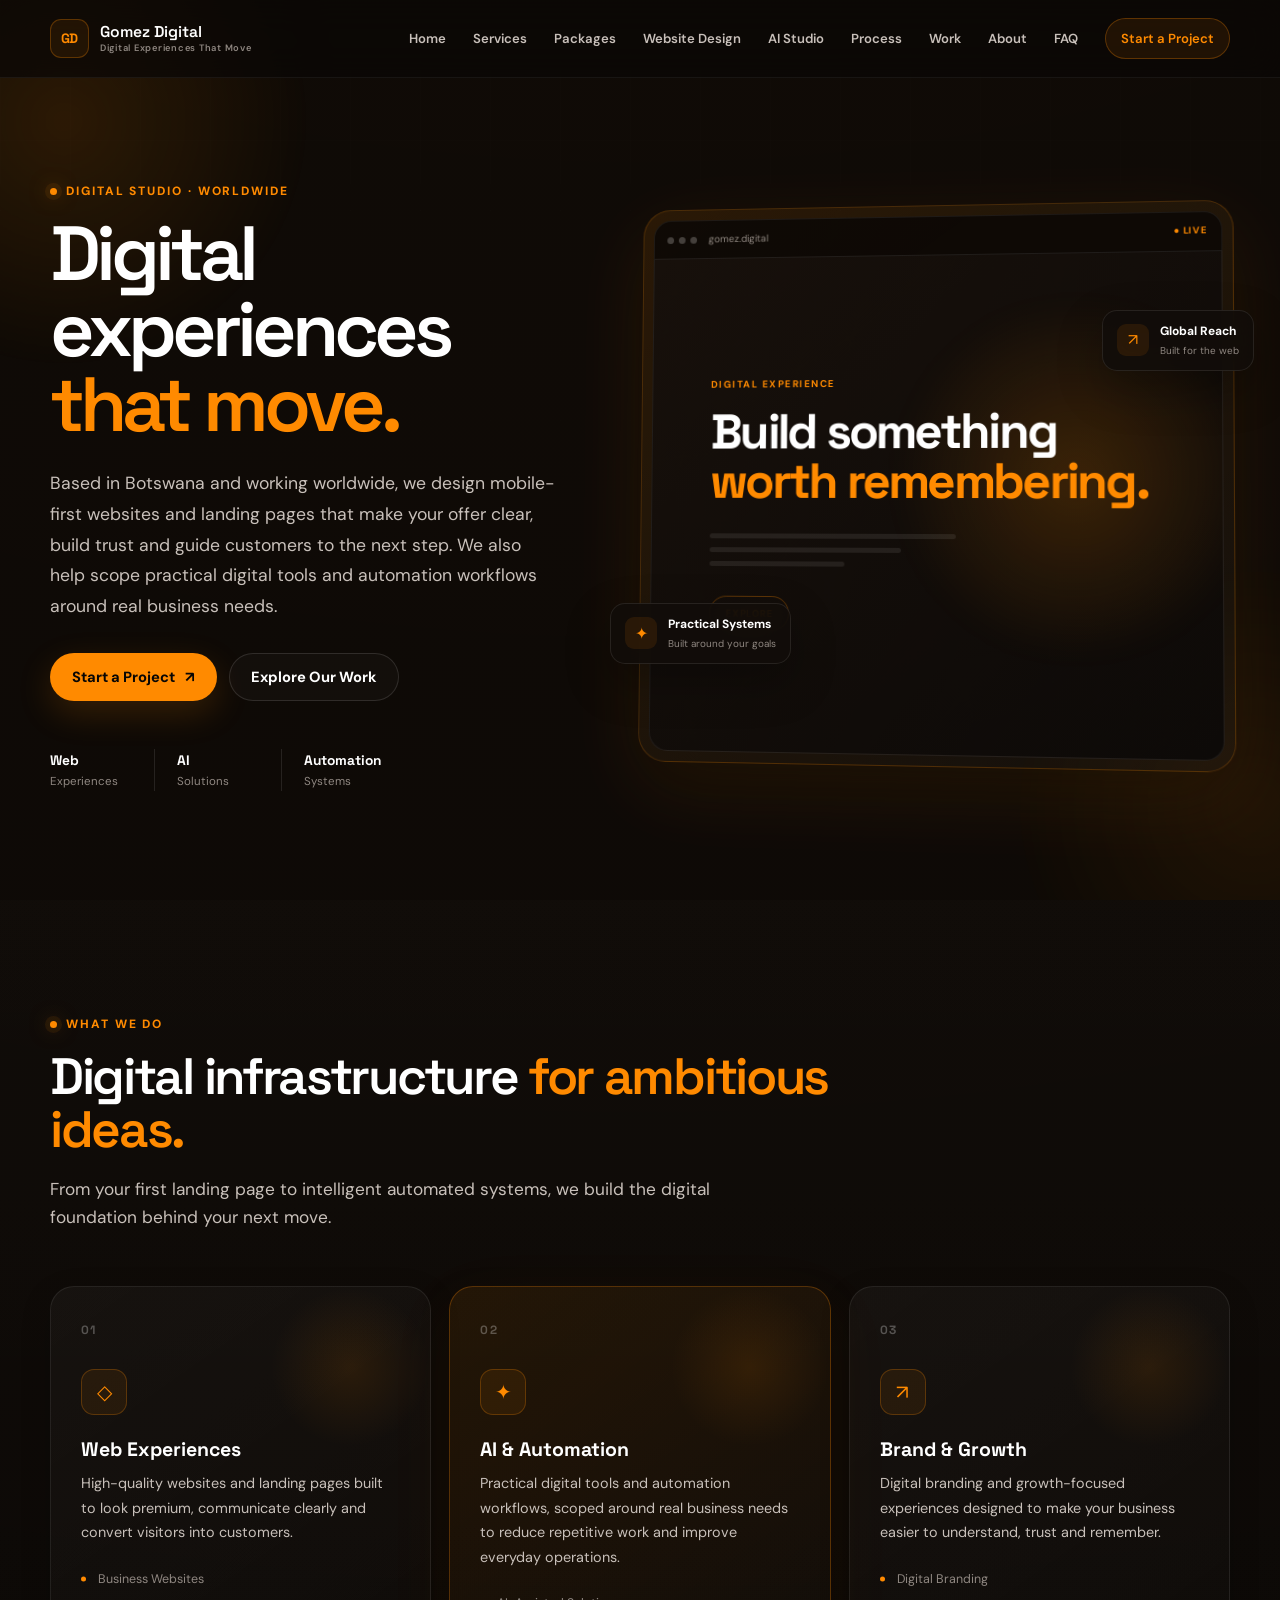
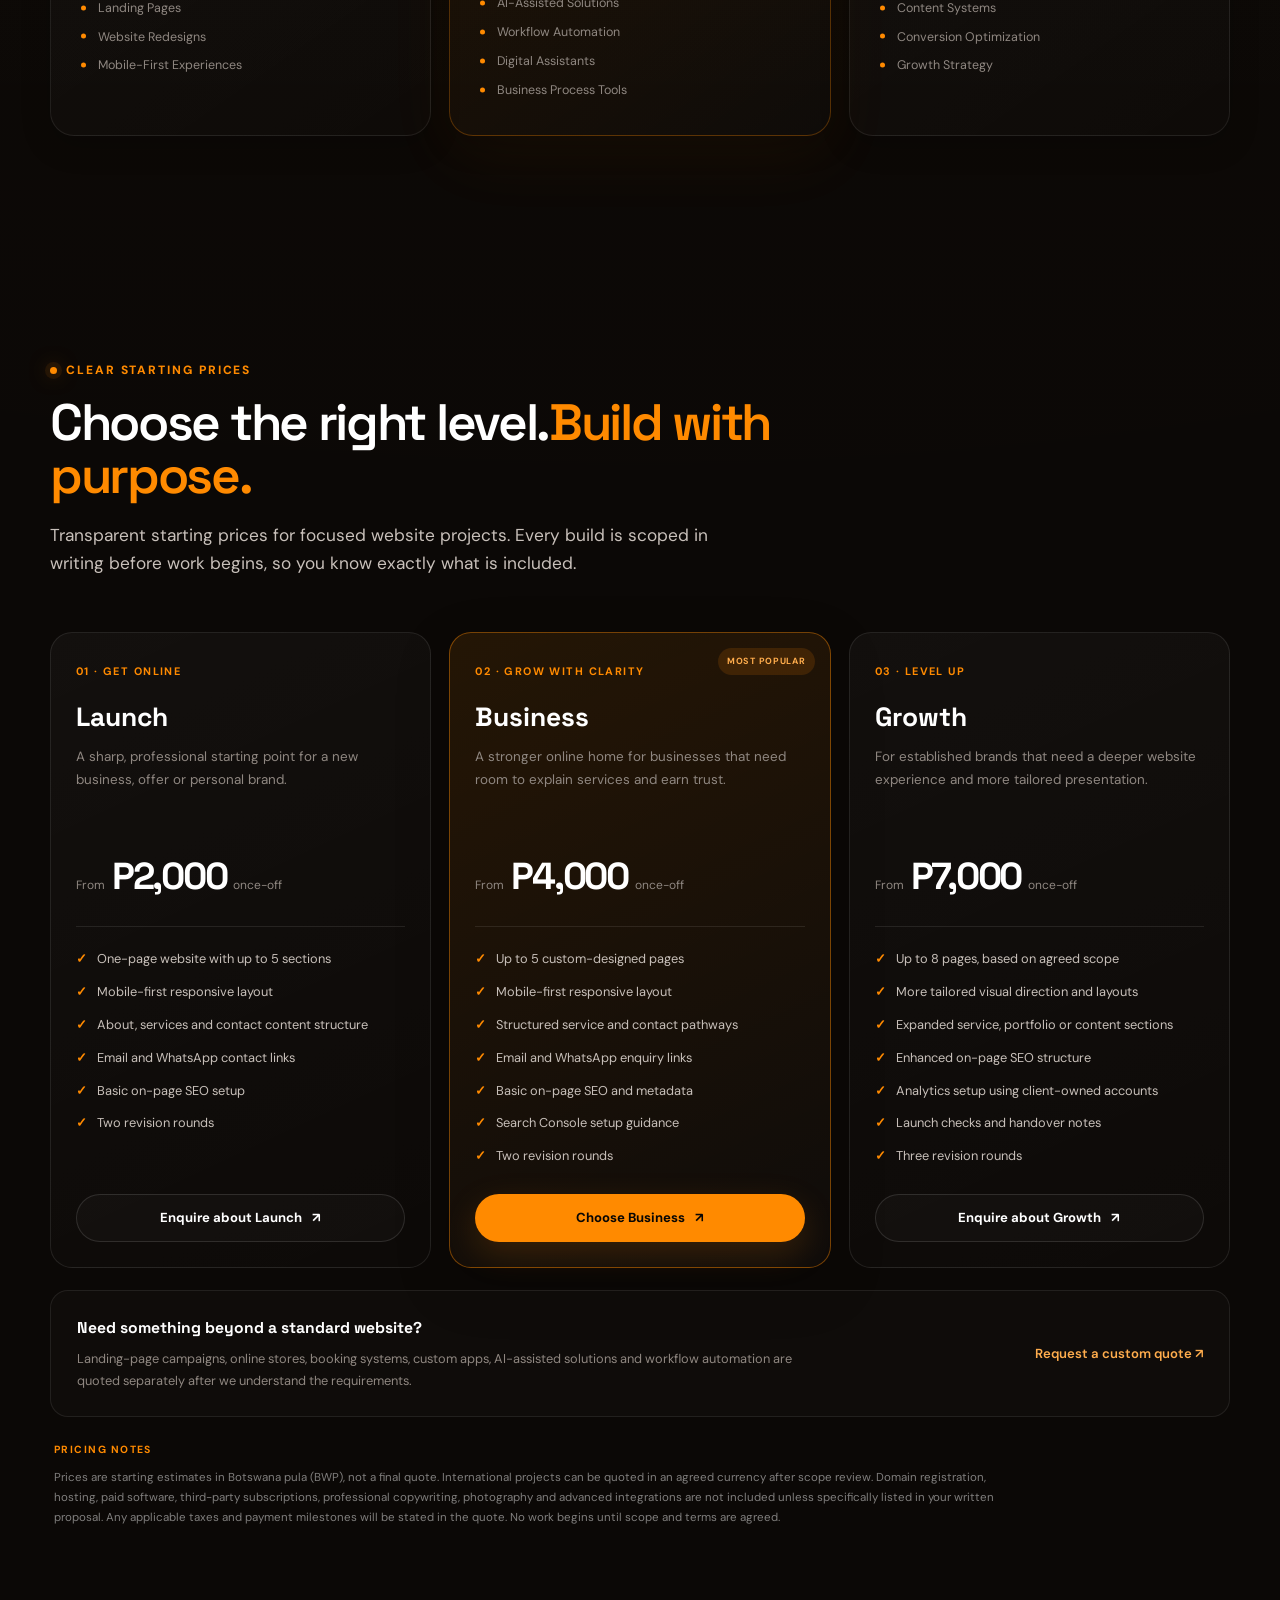
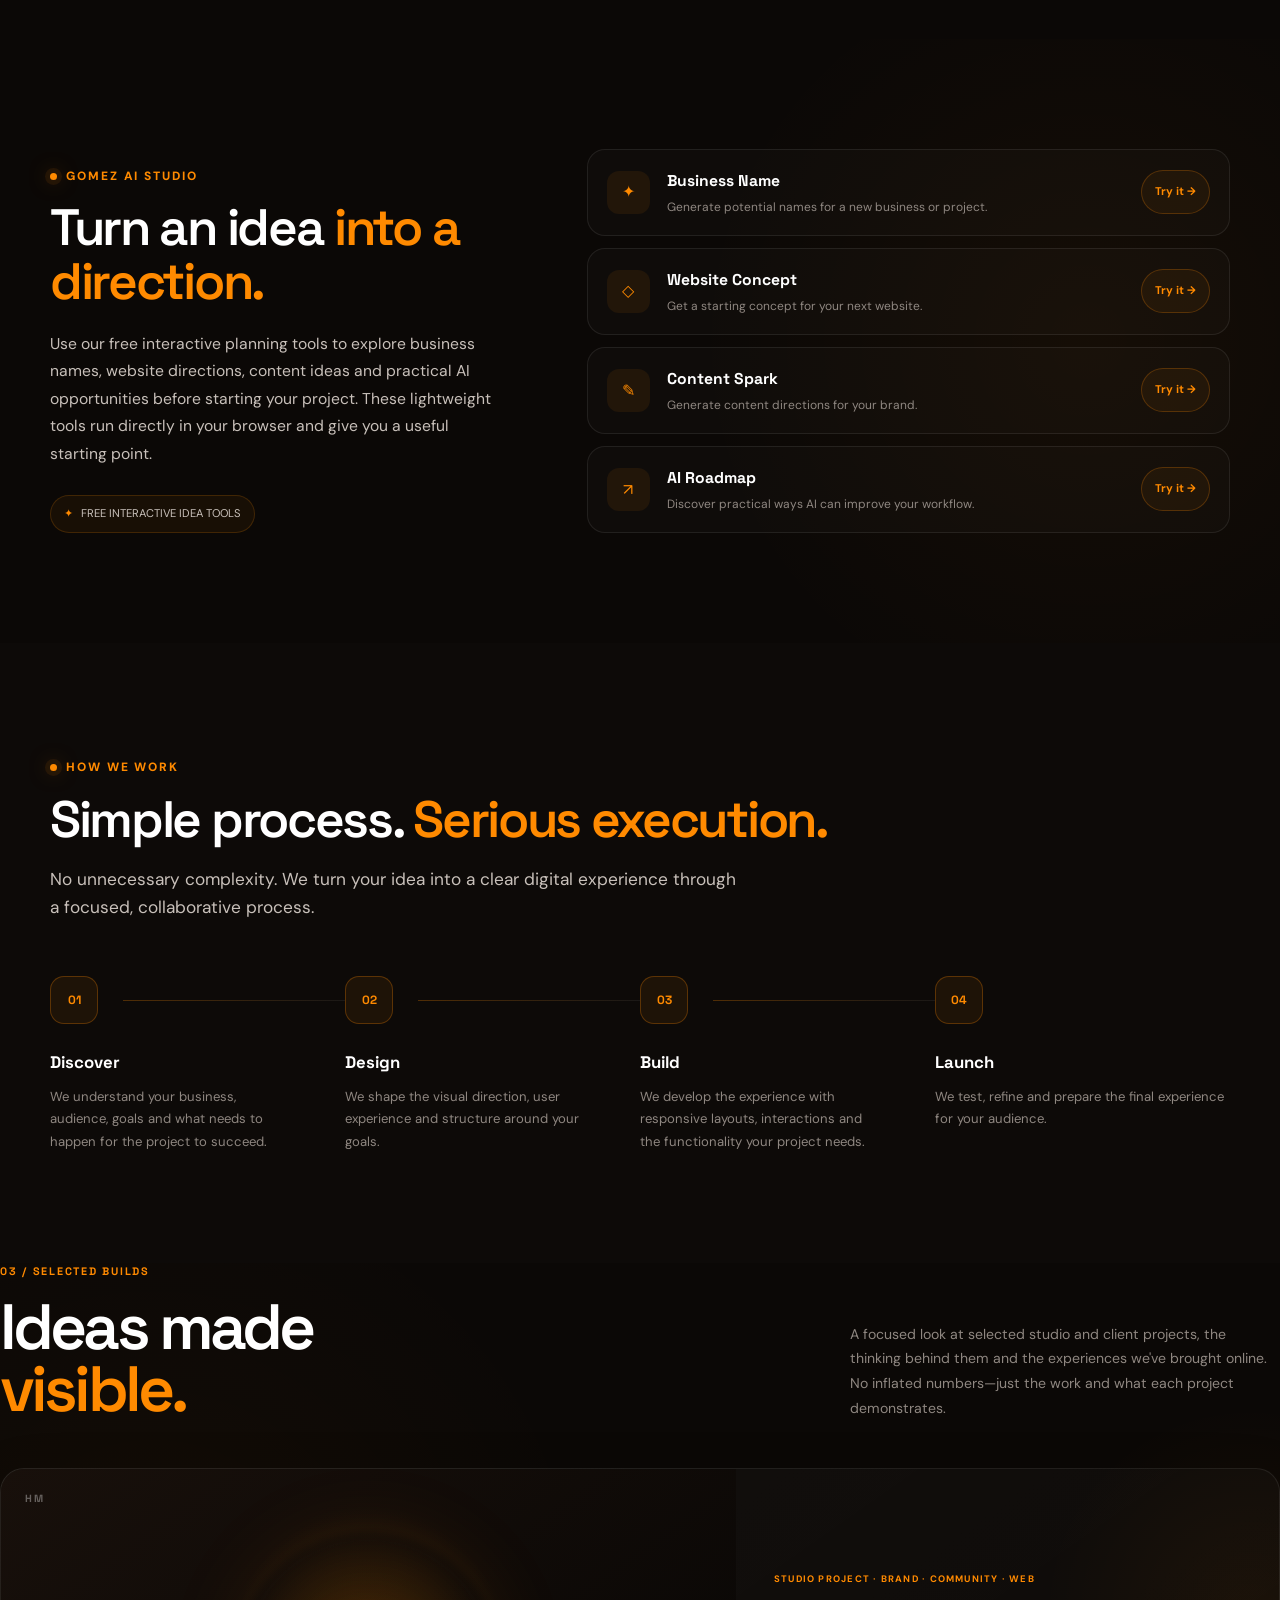
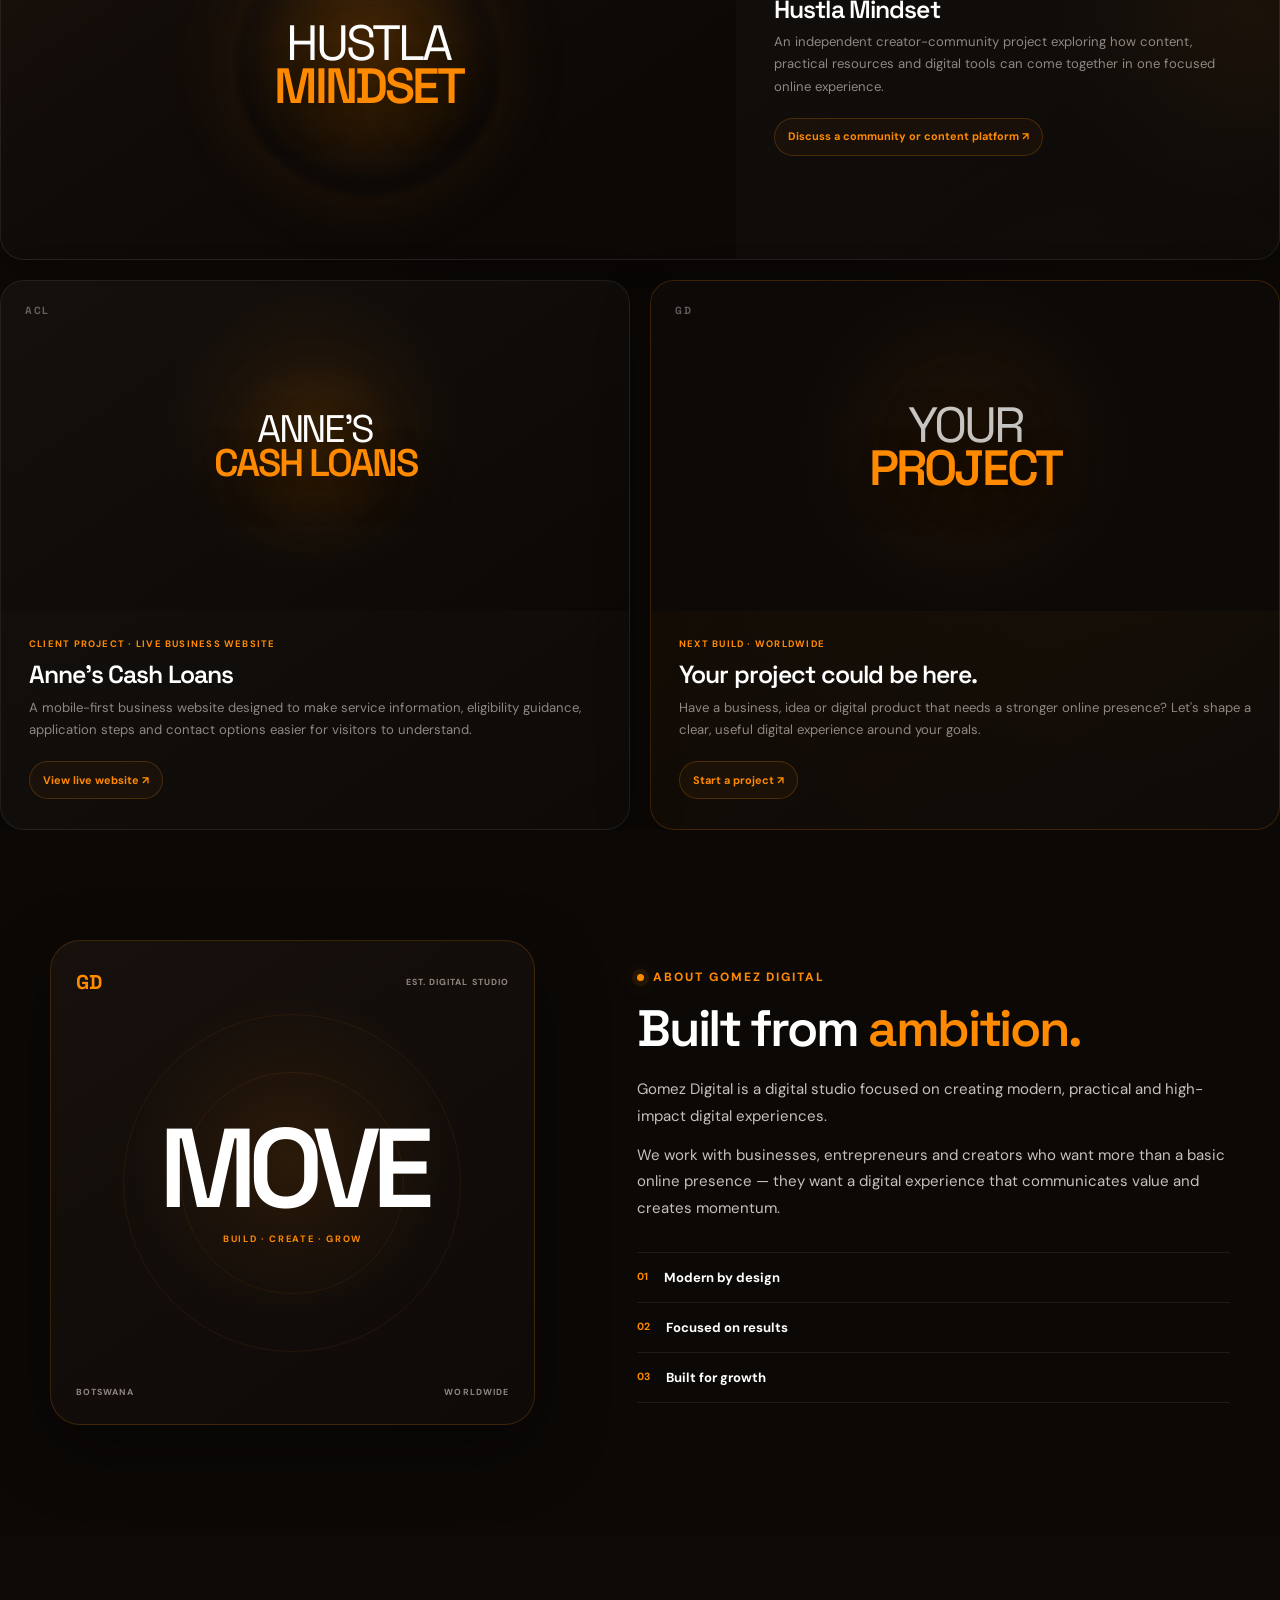
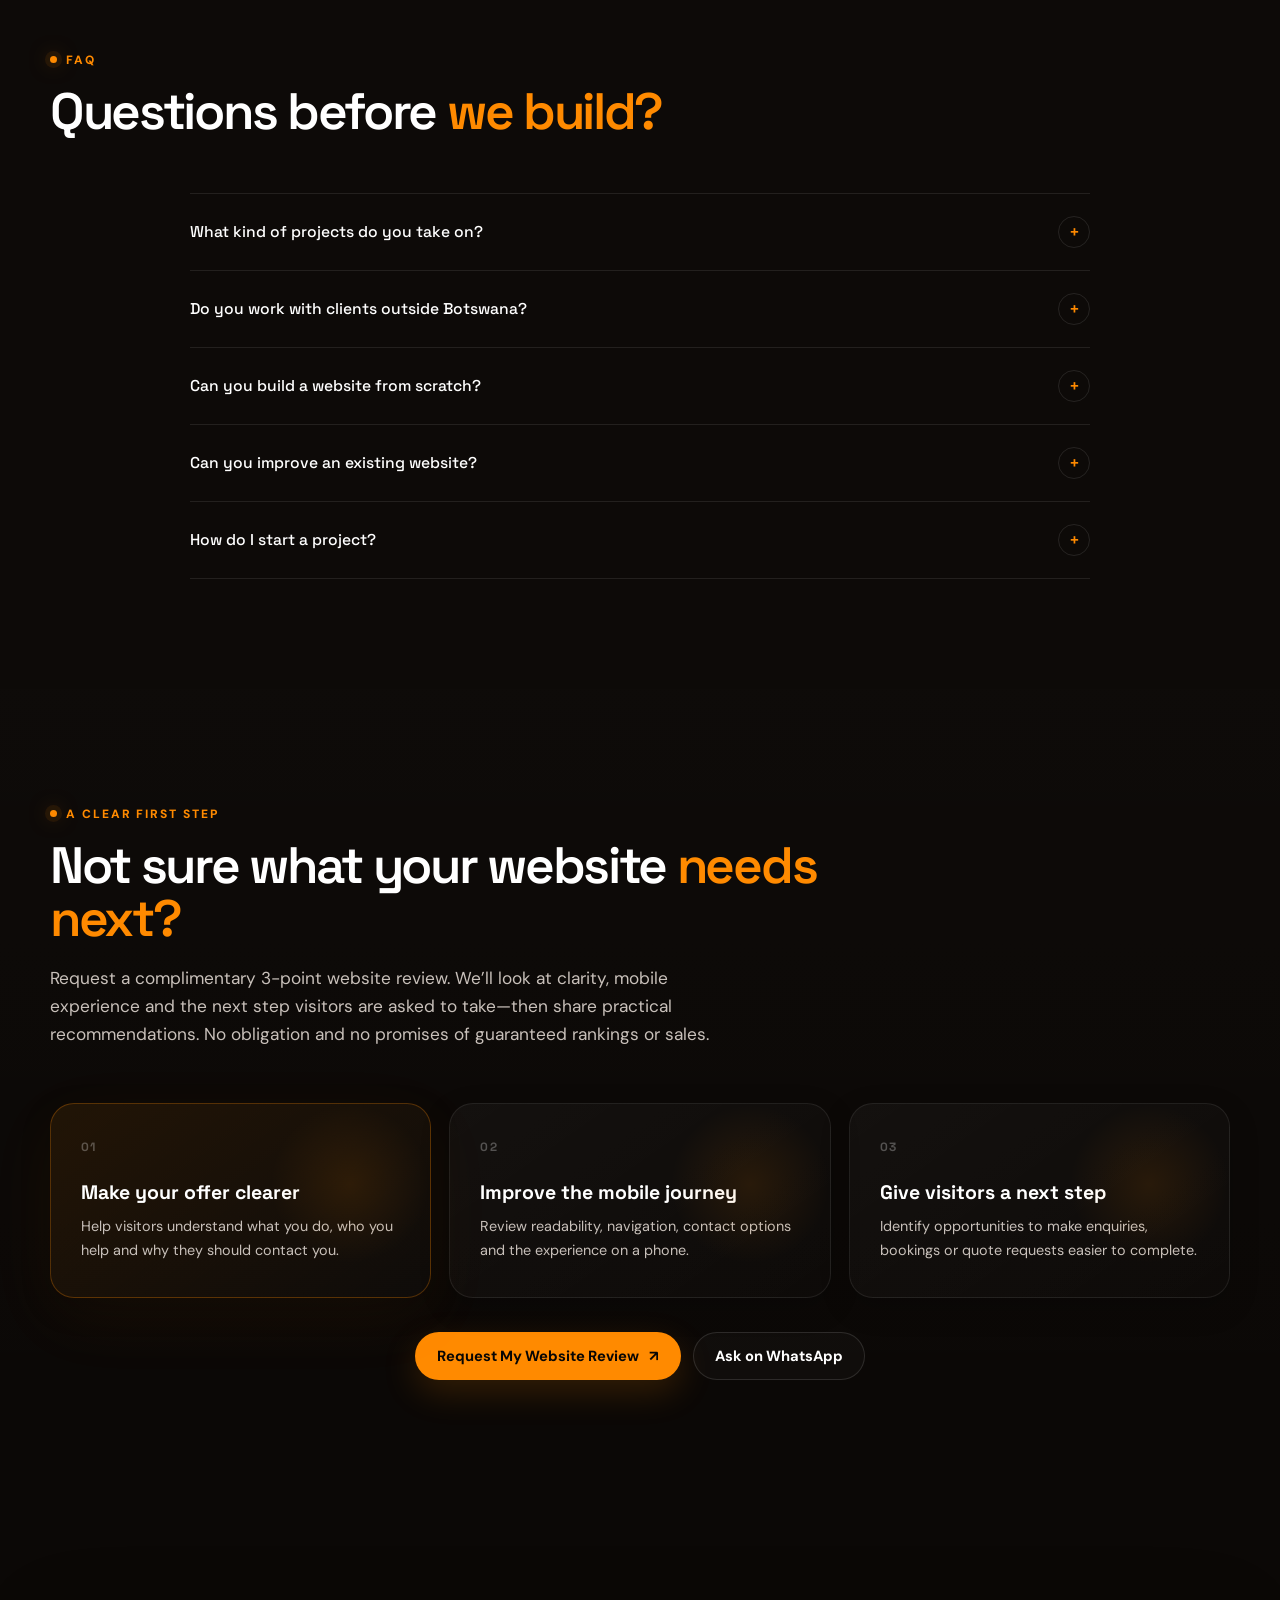
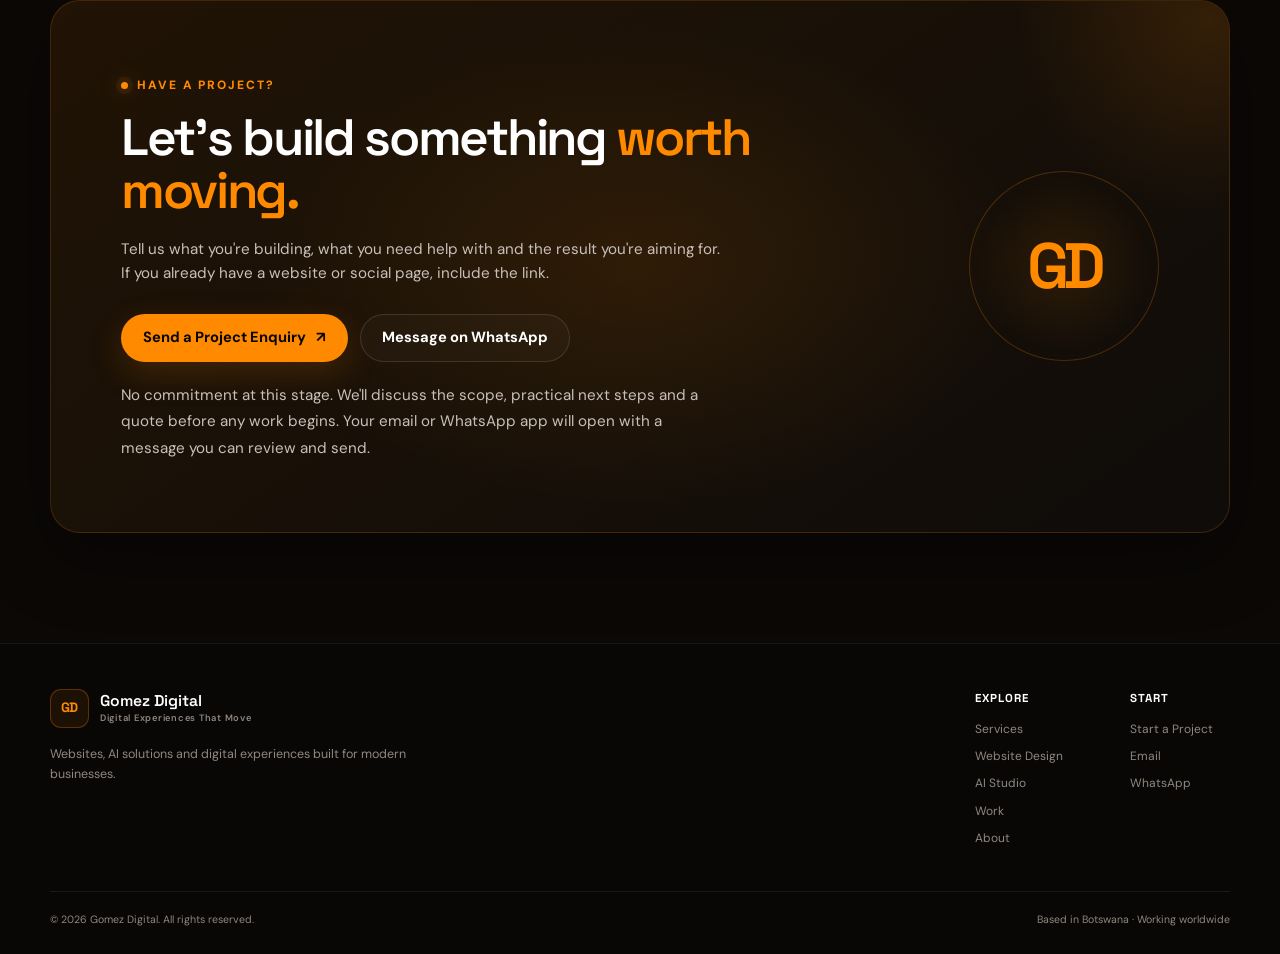
<file: index.html>
<!DOCTYPE html>
<html lang="en">
<head>
  <meta charset="UTF-8">

  <meta name="viewport" content="width=device-width, initial-scale=1.0">

  <title>Gomez Digital | Website Design, Landing Pages & AI Automation</title>

  <meta
    name="description"
    content="Gomez Digital is a digital studio based in Botswana, working with businesses and creators worldwide. We design mobile-first websites and landing pages, and develop practical digital tools and automation workflows."
  >

  <meta
    name="keywords"
    content="Gomez Digital, website design, web design agency, business website, landing page design, website redesign, mobile-friendly website, small business website, Botswana web designer, website designer worldwide, AI automation, digital branding"
  >

  <meta name="author" content="Gomez Digital">

  <meta name="robots" content="index, follow">

  <link
    rel="canonical"
    href="https://gomezdigital.github.io/gomez-digital/"
  >

  <!-- Open Graph -->
  <meta property="og:type" content="website">
  <meta property="og:title" content="Gomez Digital | Digital Experiences That Move">
  <meta
    property="og:description"
    content="A digital studio based in Botswana, partnering remotely with businesses and creators worldwide on mobile-first websites, landing pages and practical digital systems."
  >
  <meta
    property="og:url"
    content="https://gomezdigital.github.io/gomez-digital/"
  >
  <meta property="og:site_name" content="Gomez Digital">
  <meta property="og:image" content="https://gomezdigital.github.io/gomez-digital/social-preview.svg">
  <meta property="og:image:width" content="1200">
  <meta property="og:image:height" content="630">
  <meta property="og:image:alt" content="Gomez Digital — Digital Experiences That Move">

  <!-- Twitter / X -->
  <meta name="twitter:card" content="summary_large_image">
  <meta name="twitter:image" content="https://gomezdigital.github.io/gomez-digital/social-preview.svg">
  <meta name="twitter:image:alt" content="Gomez Digital — Digital Experiences That Move">
  <meta name="twitter:title" content="Gomez Digital | Digital Experiences That Move">
  <meta
    name="twitter:description"
    content="Website design, landing pages, website redesigns and practical AI automation for businesses and creators."
  >

  <!-- Theme -->
  <meta name="theme-color" content="#0b0806">

  <!-- Fonts -->
  <link rel="preconnect" href="https://fonts.googleapis.com">
  <link rel="preconnect" href="https://fonts.gstatic.com" crossorigin>

  <link
    href="https://fonts.googleapis.com/css2?family=DM+Sans:wght@400;500;600;700&family=Space+Grotesk:wght@400;500;600;700&display=swap"
    rel="stylesheet"
  >

  <!-- Main stylesheet -->
  <link rel="stylesheet" href="style.css">

  <!-- Favicon -->
  <link rel="icon" href="https://gomezdigital.github.io/gomez-digital/favicon.png" type="image/png" sizes="96x96">
  <link rel="apple-touch-icon" href="https://gomezdigital.github.io/gomez-digital/favicon.png">

  <!-- Structured Data -->
<script type="application/ld+json">
{
  "@context": "https://schema.org",
  "@type": "ProfessionalService",
  "name": "Gomez Digital",
  "url": "https://gomezdigital.github.io/gomez-digital/",
  "logo": "https://gomezdigital.github.io/gomez-digital/logo.svg",
  "email": "gomezdigital514@gmail.com",
  "telephone": "+26771086913",
  "description": "Gomez Digital is a digital studio based in Botswana, creating mobile-first websites, landing pages and practical digital tools and automation workflows for clients worldwide.",
  "areaServed": "Worldwide",
  "serviceType": [
    "Website Design",
    "Website Development",
    "Landing Page Design",
    "AI Solutions",
    "Business Automation",
    "Digital Branding",
    "Website Redesign"
  ]
}
</script>

  <!-- Website identity for Google Search -->
  <script type="application/ld+json">
  {
    "@context": "https://schema.org",
    "@type": "WebSite",
    "name": "Gomez Digital",
    "alternateName": "Gomez Digital Studio",
    "url": "https://gomezdigital.github.io/gomez-digital/",
    "publisher": {
      "@type": "Organization",
      "name": "Gomez Digital",
      "url": "https://gomezdigital.github.io/gomez-digital/",
      "logo": {
        "@type": "ImageObject",
        "url": "https://gomezdigital.github.io/gomez-digital/logo.svg"
      }
    }
  }
  </script>
</head>

<body>

  <!-- =========================
       LOADER
  ========================== -->
  <div class="loader" id="loader">
    <div class="loader-inner">
      <div class="loader-mark">GD</div>
      <div class="loader-brand">Gomez Digital</div>
      <div class="loader-subtitle">DIGITAL STUDIO</div>
      <div class="loader-line">
        <span></span>
      </div>
    </div>
  </div>


  <!-- =========================
       HEADER
  ========================== -->
  <header class="site-header" id="siteHeader">

    <div class="container nav-container">

      <a href="#home" class="brand" aria-label="Gomez Digital Home">
        <span class="brand-mark">GD</span>

        <span class="brand-text">
          <strong>Gomez Digital</strong>
          <small>Digital Experiences That Move</small>
        </span>
      </a>


      <button
        class="menu-toggle"
        id="menuToggle"
        aria-label="Open navigation menu"
        aria-controls="mainNav"
        aria-expanded="false"
      >
        <span></span>
        <span></span>
        <span></span>
      </button>


      <nav class="main-nav" id="mainNav" aria-label="Main navigation">

        <a href="#home">Home</a>

        <a href="#services">Services</a>

        <a href="#packages">Packages</a>

        <a href="website-design.html">Website Design</a>

        <a href="#ai-studio">AI Studio</a>

        <a href="#process">Process</a>

        <a href="#work">Work</a>

        <a href="#about">About</a>

        <a href="#faq">FAQ</a>

        <a href="#contact" class="nav-cta">
          Start a Project
        </a>

      </nav>

    </div>

  </header>


  <main>

    <!-- =========================
         HERO
    ========================== -->
    <section class="hero section" id="home">

      <div class="hero-grid"></div>

      <div class="hero-orb hero-orb-one"></div>
      <div class="hero-orb hero-orb-two"></div>

      <div class="container hero-container">

        <div class="hero-content reveal">

          <div class="eyebrow">
            <span class="eyebrow-dot"></span>
            DIGITAL STUDIO · WORLDWIDE
          </div>


          <h1>
            Digital experiences
            <span>that move.</span>
          </h1>


          <p class="hero-description">
            Based in Botswana and working worldwide, we design mobile-first websites and landing pages that make your offer clear, build trust and guide customers to the next step. We also help scope practical digital tools and automation workflows around real business needs.
          </p>


          <div class="hero-actions">

            <a href="#contact" class="btn btn-primary">
              Start a Project
              <span>↗</span>
            </a>

            <a href="#work" class="btn btn-secondary">
              Explore Our Work
            </a>

          </div>


          <div class="hero-trust">

            <div class="trust-item">
              <strong>Web</strong>
              <span>Experiences</span>
            </div>

            <div class="trust-item">
              <strong>AI</strong>
              <span>Solutions</span>
            </div>

            <div class="trust-item">
              <strong>Automation</strong>
              <span>Systems</span>
            </div>

          </div>

        </div>


        <div class="hero-visual reveal">

          <div class="visual-frame">

            <div class="visual-topbar">

              <div class="window-controls">
                <span></span>
                <span></span>
                <span></span>
              </div>

              <div class="visual-url">
                gomez.digital
              </div>

              <div class="visual-status">
                ● LIVE
              </div>

            </div>


            <div class="visual-screen">

              <div class="visual-glow"></div>

              <div class="visual-content">

                <span class="visual-label">
                  DIGITAL EXPERIENCE
                </span>

                <h2>
                  Build something
                  <span>worth remembering.</span>
                </h2>

                <div class="visual-lines">
                  <span></span>
                  <span></span>
                  <span></span>
                </div>

                <div class="visual-button">
                  EXPLORE
                </div>

              </div>

            </div>

          </div>


          <div class="floating-card floating-card-one">
            <span class="floating-icon">✦</span>
            <div>
              <strong>Practical Systems</strong>
              <small>Built around your goals</small>
            </div>
          </div>


          <div class="floating-card floating-card-two">
            <span class="floating-icon">↗</span>
            <div>
              <strong>Global Reach</strong>
              <small>Built for the web</small>
            </div>
          </div>

        </div>

      </div>

    </section>


    <!-- =========================
         SERVICES
    ========================== -->
    <section class="section services-section" id="services">

      <div class="container">

        <div class="section-heading reveal">

          <div class="eyebrow">
            <span class="eyebrow-dot"></span>
            WHAT WE DO
          </div>

          <h2>
            Digital infrastructure
            <span>for ambitious ideas.</span>
          </h2>

          <p>
            From your first landing page to intelligent automated systems,
            we build the digital foundation behind your next move.
          </p>

        </div>


        <div class="services-grid">


          <article class="service-card reveal">

            <div class="service-number">01</div>

            <div class="service-icon">
              ◇
            </div>

            <h3>
              Web Experiences
            </h3>

            <p>
              High-quality websites and landing pages built to look
              premium, communicate clearly and convert visitors into
              customers.
            </p>

            <ul>
              <li>Business Websites</li>
              <li>Landing Pages</li>
              <li>Website Redesigns</li>
              <li>Mobile-First Experiences</li>
            </ul>

          </article>


          <article class="service-card featured reveal">

            <div class="service-number">02</div>

            <div class="service-icon">
              ✦
            </div>

            <h3>
              AI & Automation
            </h3>

            <p>
              Practical digital tools and automation workflows, scoped around
              real business needs to reduce repetitive work and improve
              everyday operations.
            </p>

            <ul>
              <li>AI-Assisted Solutions</li>
              <li>Workflow Automation</li>
              <li>Digital Assistants</li>
              <li>Business Process Tools</li>
            </ul>

          </article>


          <article class="service-card reveal">

            <div class="service-number">03</div>

            <div class="service-icon">
              ↗
            </div>

            <h3>
              Brand & Growth
            </h3>

            <p>
              Digital branding and growth-focused experiences designed
              to make your business easier to understand, trust and
              remember.
            </p>

            <ul>
              <li>Digital Branding</li>
              <li>Content Systems</li>
              <li>Conversion Optimization</li>
              <li>Growth Strategy</li>
            </ul>

          </article>

        </div>

      </div>

    </section>


    <!-- =========================
         PACKAGES & PRICING
    ========================== -->
    <section class="section pricing-section" id="packages">
      <div class="container">
        <div class="section-heading reveal">
          <div class="eyebrow"><span class="eyebrow-dot"></span> CLEAR STARTING PRICES</div>
          <h2>Choose the right level.<span>Build with purpose.</span></h2>
          <p>Transparent starting prices for focused website projects. Every build is scoped in writing before work begins, so you know exactly what is included.</p>
        </div>

        <div class="pricing-grid">
          <article class="pricing-card reveal">
            <div class="pricing-topline">01 · GET ONLINE</div>
            <h3>Launch</h3>
            <p class="pricing-summary">A sharp, professional starting point for a new business, offer or personal brand.</p>
            <div class="pricing-price"><span>From</span><strong>P2,000</strong><small>once-off</small></div>
            <ul class="pricing-features">
              <li>One-page website with up to 5 sections</li>
              <li>Mobile-first responsive layout</li>
              <li>About, services and contact content structure</li>
              <li>Email and WhatsApp contact links</li>
              <li>Basic on-page SEO setup</li>
              <li>Two revision rounds</li>
            </ul>
            <a class="btn btn-secondary pricing-button" href="mailto:gomezdigital514@gmail.com?subject=Launch%20Website%20Package%20Enquiry">Enquire about Launch <span>↗</span></a>
          </article>

          <article class="pricing-card pricing-featured reveal delay-1">
            <div class="pricing-ribbon">MOST POPULAR</div>
            <div class="pricing-topline">02 · GROW WITH CLARITY</div>
            <h3>Business</h3>
            <p class="pricing-summary">A stronger online home for businesses that need room to explain services and earn trust.</p>
            <div class="pricing-price"><span>From</span><strong>P4,000</strong><small>once-off</small></div>
            <ul class="pricing-features">
              <li>Up to 5 custom-designed pages</li>
              <li>Mobile-first responsive layout</li>
              <li>Structured service and contact pathways</li>
              <li>Email and WhatsApp enquiry links</li>
              <li>Basic on-page SEO and metadata</li>
              <li>Search Console setup guidance</li>
              <li>Two revision rounds</li>
            </ul>
            <a class="btn btn-primary pricing-button" href="mailto:gomezdigital514@gmail.com?subject=Business%20Website%20Package%20Enquiry">Choose Business <span>↗</span></a>
          </article>

          <article class="pricing-card reveal delay-2">
            <div class="pricing-topline">03 · LEVEL UP</div>
            <h3>Growth</h3>
            <p class="pricing-summary">For established brands that need a deeper website experience and more tailored presentation.</p>
            <div class="pricing-price"><span>From</span><strong>P7,000</strong><small>once-off</small></div>
            <ul class="pricing-features">
              <li>Up to 8 pages, based on agreed scope</li>
              <li>More tailored visual direction and layouts</li>
              <li>Expanded service, portfolio or content sections</li>
              <li>Enhanced on-page SEO structure</li>
              <li>Analytics setup using client-owned accounts</li>
              <li>Launch checks and handover notes</li>
              <li>Three revision rounds</li>
            </ul>
            <a class="btn btn-secondary pricing-button" href="mailto:gomezdigital514@gmail.com?subject=Growth%20Website%20Package%20Enquiry">Enquire about Growth <span>↗</span></a>
          </article>
        </div>

        <div class="pricing-footnote reveal">
          <div><strong>Need something beyond a standard website?</strong><p>Landing-page campaigns, online stores, booking systems, custom apps, AI-assisted solutions and workflow automation are quoted separately after we understand the requirements.</p></div>
          <a href="#contact">Request a custom quote ↗</a>
        </div>

        <div class="pricing-terms reveal">
          <span>PRICING NOTES</span>
          <p>Prices are starting estimates in Botswana pula (BWP), not a final quote. International projects can be quoted in an agreed currency after scope review. Domain registration, hosting, paid software, third-party subscriptions, professional copywriting, photography and advanced integrations are not included unless specifically listed in your written proposal. Any applicable taxes and payment milestones will be stated in the quote. No work begins until scope and terms are agreed.</p>
        </div>
      </div>
    </section>


    <!-- =========================
         AI STUDIO
    ========================== -->
    <section class="section ai-section" id="ai-studio">

      <div class="container">

        <div class="ai-layout">

          <div class="ai-copy reveal">

            <div class="eyebrow">
              <span class="eyebrow-dot"></span>
              GOMEZ AI STUDIO
            </div>

            <h2>
              Turn an idea
              <span>into a direction.</span>
            </h2>

            <p>
              Use our free interactive planning tools to explore business names,
              website directions, content ideas and practical AI opportunities
              before starting your project. These lightweight tools run directly
              in your browser and give you a useful starting point.
            </p>

            <div class="ai-badge">
              <span>✦</span>
              FREE INTERACTIVE IDEA TOOLS
            </div>

          </div>


          <div class="ai-tools reveal">


            <div class="ai-tool">

              <div class="tool-icon">✦</div>

              <div class="tool-content">
                <h3>Business Name</h3>
                <p>
                  Generate potential names for a new business or project.
                </p>
              </div>

              <button
                type="button"
                class="tool-button"
                data-tool="business-name"
              >
                Try it →
              </button>

            </div>


            <div class="ai-tool">

              <div class="tool-icon">◇</div>

              <div class="tool-content">
                <h3>Website Concept</h3>
                <p>
                  Get a starting concept for your next website.
                </p>
              </div>

              <button
                class="tool-button"
                data-tool="website-concept"
              >
                Try it →
              </button>

            </div>


            <div class="ai-tool">

              <div class="tool-icon">✎</div>

              <div class="tool-content">
                <h3>Content Spark</h3>
                <p>
                  Generate content directions for your brand.
                </p>
              </div>

              <button
                class="tool-button"
                data-tool="content-spark"
              >
                Try it →
              </button>

            </div>


            <div class="ai-tool">

              <div class="tool-icon">↗</div>

              <div class="tool-content">
                <h3>AI Roadmap</h3>
                <p>
                  Discover practical ways AI can improve your workflow.
                </p>
              </div>

              <button
                class="tool-button"
                data-tool="ai-roadmap"
              >
                Try it →
              </button>

            </div>

          </div>

        </div>

      </div>

    </section>


    <!-- =========================
         PROCESS
    ========================== -->
    <section class="section process-section" id="process">

      <div class="container">

        <div class="section-heading reveal">

          <div class="eyebrow">
            <span class="eyebrow-dot"></span>
            HOW WE WORK
          </div>

          <h2>
            Simple process.
            <span>Serious execution.</span>
          </h2>

          <p>
            No unnecessary complexity. We turn your idea into a clear
            digital experience through a focused, collaborative process.
          </p>

        </div>


        <div class="process-grid">


          <div class="process-step reveal">

            <div class="process-number">
              01
            </div>

            <div class="process-line"></div>

            <h3>
              Discover
            </h3>

            <p>
              We understand your business, audience, goals and what
              needs to happen for the project to succeed.
            </p>

          </div>


          <div class="process-step reveal">

            <div class="process-number">
              02
            </div>

            <div class="process-line"></div>

            <h3>
              Design
            </h3>

            <p>
              We shape the visual direction, user experience and
              structure around your goals.
            </p>

          </div>


          <div class="process-step reveal">

            <div class="process-number">
              03
            </div>

            <div class="process-line"></div>

            <h3>
              Build
            </h3>

            <p>
              We develop the experience with responsive layouts,
              interactions and the functionality your project needs.
            </p>

          </div>


          <div class="process-step reveal">

            <div class="process-number">
              04
            </div>

            <div class="process-line"></div>

            <h3>
              Launch
            </h3>

            <p>
              We test, refine and prepare the final experience for
              your audience.
            </p>

          </div>

        </div>

      </div>

    </section>


    <!-- =========================
         WORK
    ========================== -->
    <section class="section-pad" id="work">
      <div class="section-head reveal">
        <div>
          <span class="section-number">03 / SELECTED BUILDS</span>
          <h2>Ideas made<br><em>visible.</em></h2>
        </div>
        <p>
          A focused look at selected studio and client projects, the thinking
          behind them and the experiences we've brought online. No inflated
          numbers—just the work and what each project demonstrates.
        </p>
      </div>

      <div class="work-grid">
        <article class="project project-large reveal">
          <div class="project-art art-hustla">
            <span>HM</span>
            <div>HUSTLA<br><b>MINDSET</b></div>
          </div>
          <div class="project-info">
            <span>STUDIO PROJECT · BRAND · COMMUNITY · WEB</span>
            <h3>Hustla Mindset</h3>
            <p>
              An independent creator-community project exploring how content,
              practical resources and digital tools can come together in one
              focused online experience.
            </p>
            <a href="#contact">Discuss a community or content platform ↗</a>
          </div>
        </article>

        <article class="project reveal">
          <div class="project-art art-client">
            <span>ACL</span>
            <div>ANNE'S<br><b>CASH LOANS</b></div>
          </div>
          <div class="project-info">
            <span>CLIENT PROJECT · LIVE BUSINESS WEBSITE</span>
            <h3>Anne's Cash Loans</h3>
            <p>
              A mobile-first business website designed to make service
              information, eligibility guidance, application steps and contact
              options easier for visitors to understand.
            </p>
            <a
              href="https://gomezdigital.github.io/annes-cash-loans/"
              target="_blank"
              rel="noopener noreferrer"
            >View live website ↗</a>
          </div>
        </article>

        <article class="project project-cta reveal">
          <div class="project-art art-next">
            <span>GD</span>
            <div>YOUR<br><b>PROJECT</b></div>
          </div>
          <div class="project-info">
            <span>NEXT BUILD · WORLDWIDE</span>
            <h3>Your project could be here.</h3>
            <p>
              Have a business, idea or digital product that needs a stronger
              online presence? Let's shape a clear, useful digital experience
              around your goals.
            </p>
            <a href="#contact">Start a project ↗</a>
          </div>
        </article>
      </div>
    </section>


    <!-- =========================
         ABOUT
    ========================== -->
    <section class="section about-section" id="about">

      <div class="container">

        <div class="about-layout">

          <div class="about-visual reveal">

            <div class="about-card">

              <div class="about-card-top">
                <span>GD</span>
                <small>EST. DIGITAL STUDIO</small>
              </div>

              <div class="about-card-center">
                <strong>MOVE</strong>
                <span>BUILD · CREATE · GROW</span>
              </div>

              <div class="about-card-bottom">
                <span>BOTSWANA</span>
                <span>WORLDWIDE</span>
              </div>

            </div>

          </div>


          <div class="about-copy reveal">

            <div class="eyebrow">
              <span class="eyebrow-dot"></span>
              ABOUT GOMEZ DIGITAL
            </div>

            <h2>
              Built from
              <span>ambition.</span>
            </h2>

            <p>
              Gomez Digital is a digital studio focused on creating
              modern, practical and high-impact digital experiences.
            </p>

            <p>
              We work with businesses, entrepreneurs and creators who
              want more than a basic online presence — they want a
              digital experience that communicates value and creates
              momentum.
            </p>

            <div class="about-points">

              <div>
                <span>01</span>
                <strong>Modern by design</strong>
              </div>

              <div>
                <span>02</span>
                <strong>Focused on results</strong>
              </div>

              <div>
                <span>03</span>
                <strong>Built for growth</strong>
              </div>

            </div>

          </div>

        </div>

      </div>

    </section>


    <!-- =========================
         FAQ
    ========================== -->
    <section class="section faq-section" id="faq">

      <div class="container">

        <div class="section-heading reveal">

          <div class="eyebrow">
            <span class="eyebrow-dot"></span>
            FAQ
          </div>

          <h2>
            Questions before
            <span>we build?</span>
          </h2>

        </div>


        <div class="faq-list">


          <details class="faq-item reveal">

            <summary>
              What kind of projects do you take on?
              <span>+</span>
            </summary>

            <p>
              We work on business websites, landing pages, website
              redesigns, practical digital tools, automation workflows,
              digital branding and selected custom projects.
            </p>

          </details>


          <details class="faq-item reveal">

            <summary>
              Do you work with clients outside Botswana?
              <span>+</span>
            </summary>

            <p>
              Yes. Gomez Digital is based in Botswana and works with
              clients worldwide. Projects are planned and delivered
              remotely through clear online communication and agreed
              milestones.
            </p>

          </details>


          <details class="faq-item reveal">

            <summary>
              Can you build a website from scratch?
              <span>+</span>
            </summary>

            <p>
              Yes. We can take a project from an initial idea and
              structure through design, development, testing and launch.
            </p>

          </details>


          <details class="faq-item reveal">

            <summary>
              Can you improve an existing website?
              <span>+</span>
            </summary>

            <p>
              Yes. We can redesign an existing website, improve its
              structure and user experience, make it more responsive,
              and introduce new functionality.
            </p>

          </details>


          <details class="faq-item reveal">

            <summary>
              How do I start a project?
              <span>+</span>
            </summary>

            <p>
              Send us a short description of what you want to build,
              your goals and any relevant links or references. We'll
              use that information to understand the project and
              determine the next step.
            </p>

          </details>

        </div>

      </div>

    </section>


    <!-- =========================
         COMPLIMENTARY WEBSITE REVIEW
    ========================== -->
    <section class="section services-section" id="website-review">
      <div class="container">
        <div class="section-heading reveal">
          <div class="eyebrow"><span class="eyebrow-dot"></span> A CLEAR FIRST STEP</div>
          <h2>Not sure what your website <span>needs next?</span></h2>
          <p>Request a complimentary 3-point website review. We’ll look at clarity, mobile experience and the next step visitors are asked to take—then share practical recommendations. No obligation and no promises of guaranteed rankings or sales.</p>
        </div>
        <div class="services-grid">
          <article class="service-card featured reveal">
            <div class="service-number">01</div>
            <h3>Make your offer clearer</h3>
            <p>Help visitors understand what you do, who you help and why they should contact you.</p>
          </article>
          <article class="service-card reveal">
            <div class="service-number">02</div>
            <h3>Improve the mobile journey</h3>
            <p>Review readability, navigation, contact options and the experience on a phone.</p>
          </article>
          <article class="service-card reveal">
            <div class="service-number">03</div>
            <h3>Give visitors a next step</h3>
            <p>Identify opportunities to make enquiries, bookings or quote requests easier to complete.</p>
          </article>
        </div>
        <div class="hero-actions" style="justify-content:center; margin-top:34px;">
          <a class="btn btn-primary" href="mailto:gomezdigital514@gmail.com?subject=Complimentary%20Website%20Review&body=Hi%20Gomez%20Digital%2C%0A%0APlease%20review%20my%20website.%0A%0ABusiness%20name%3A%0AWebsite%20URL%3A%0AMain%20goal%3A%0A">Request My Website Review <span>↗</span></a>
          <a class="btn btn-secondary" href="https://wa.me/26771086913?text=Hi%20Gomez%20Digital%2C%20I%27d%20like%20a%20complimentary%20website%20review." target="_blank" rel="noopener noreferrer">Ask on WhatsApp</a>
        </div>
      </div>
    </section>

    <!-- =========================
         CTA
    ========================== -->
    <section class="section cta-section" id="contact">

      <div class="cta-glow"></div>

      <div class="container">

        <div class="cta-box reveal">

          <div class="cta-content">

            <div class="eyebrow">
              <span class="eyebrow-dot"></span>
              HAVE A PROJECT?
            </div>

            <h2>
              Let's build something
              <span>worth moving.</span>
            </h2>

            <p>
              Tell us what you're building, what you need help with and
              the result you're aiming for. If you already have a website
              or social page, include the link.
            </p>

            <div class="cta-actions">

              <a
                href="mailto:gomezdigital514@gmail.com?subject=Project%20Enquiry%20-%20Gomez%20Digital&body=Hi%20Gomez%20Digital%2C%0A%0ABusiness%20or%20project%20name%3A%0AWebsite%20or%20social%20link%20(optional)%3A%0AWhat%20I%20need%20help%20with%3A%0AMain%20goal%3A%0ATarget%20timeline%3A%0ABudget%20range%20(optional)%3A%0A%0AThank%20you."
                class="btn btn-primary"
              >
                Send a Project Enquiry
                <span>↗</span>
              </a>

              <a
                href="https://wa.me/26771086913?text=Hi%20Gomez%20Digital%2C%20I%27d%20like%20to%20discuss%20a%20project.%0A%0ABusiness%20or%20project%3A%0AWhat%20I%20need%3A%0AMain%20goal%3A%0ATarget%20timeline%3A"
                target="_blank"
                rel="noopener noreferrer"
                class="btn btn-secondary"
              >
                Message on WhatsApp
              </a>

            </div>

            <p class="cta-note">
              No commitment at this stage. We'll discuss the scope, practical
              next steps and a quote before any work begins. Your email or
              WhatsApp app will open with a message you can review and send.
            </p>

          </div>


          <div class="cta-mark">
            GD
          </div>

        </div>

      </div>

    </section>

  </main>


  <!-- =========================
       FOOTER
  ========================== -->
  <footer class="site-footer">

    <div class="container">

      <div class="footer-top">

        <div class="footer-brand">

          <a href="#home" class="brand">

            <span class="brand-mark">
              GD
            </span>

            <span class="brand-text">
              <strong>Gomez Digital</strong>
              <small>Digital Experiences That Move</small>
            </span>

          </a>

          <p>
            Websites, AI solutions and digital experiences
            built for modern businesses.
          </p>

        </div>


        <div class="footer-links">

          <div>
            <h4>Explore</h4>

            <a href="#services">Services</a>
            <a href="website-design.html">Website Design</a>
            <a href="#ai-studio">AI Studio</a>
            <a href="#work">Work</a>
            <a href="#about">About</a>

          </div>


          <div>
            <h4>Start</h4>

            <a href="#contact">Start a Project</a>

            <a href="mailto:gomezdigital514@gmail.com">
              Email
            </a>

            <a
              href="https://wa.me/26771086913"
              target="_blank"
              rel="noopener noreferrer"
            >
              WhatsApp
            </a>

          </div>

        </div>

      </div>


      <div class="footer-bottom">

        <span>
          © <span id="currentYear"></span> Gomez Digital. All rights reserved.
        </span>

        <span>
          Based in Botswana · Working worldwide
        </span>

      </div>

    </div>

  </footer>


  <!-- =========================
       AI TOOL MODAL
  ========================== -->
  <div
    class="tool-modal"
    id="toolModal"
    role="dialog"
    aria-modal="true"
    aria-labelledby="toolModalTitle"
    aria-hidden="true"
  >

    <div class="tool-modal-backdrop" id="toolModalBackdrop" aria-hidden="true"></div>

    <div class="tool-modal-box">

      <button
        class="tool-modal-close"
        id="toolModalClose"
        aria-label="Close tool"
      >
        ×
      </button>

      <div class="tool-modal-icon" id="toolModalIcon">
        ✦
      </div>

      <span class="eyebrow" id="toolModalEyebrow">
        AI TOOL
      </span>

      <h2 id="toolModalTitle">
        AI Tool
      </h2>

      <p id="toolModalDescription">
        Explore a Gomez Digital AI tool.
      </p>

      <div class="tool-input-area">

        <label for="toolInput" id="toolInputLabel">
          Tell us what you're working on
        </label>

        <textarea
          id="toolInput"
          rows="4"
          placeholder="Type your idea here..."
        ></textarea>

        <button
          type="button"
          class="btn btn-primary"
          id="toolGenerate"
        >
          Generate
          <span>✦</span>
        </button>

      </div>

      <div
        class="tool-result"
        id="toolResult"
        aria-live="polite"
      ></div>

    </div>

  </div>


  <!-- Main JavaScript -->
  <script src="script.js"></script>

</body>
    </html>
</file>
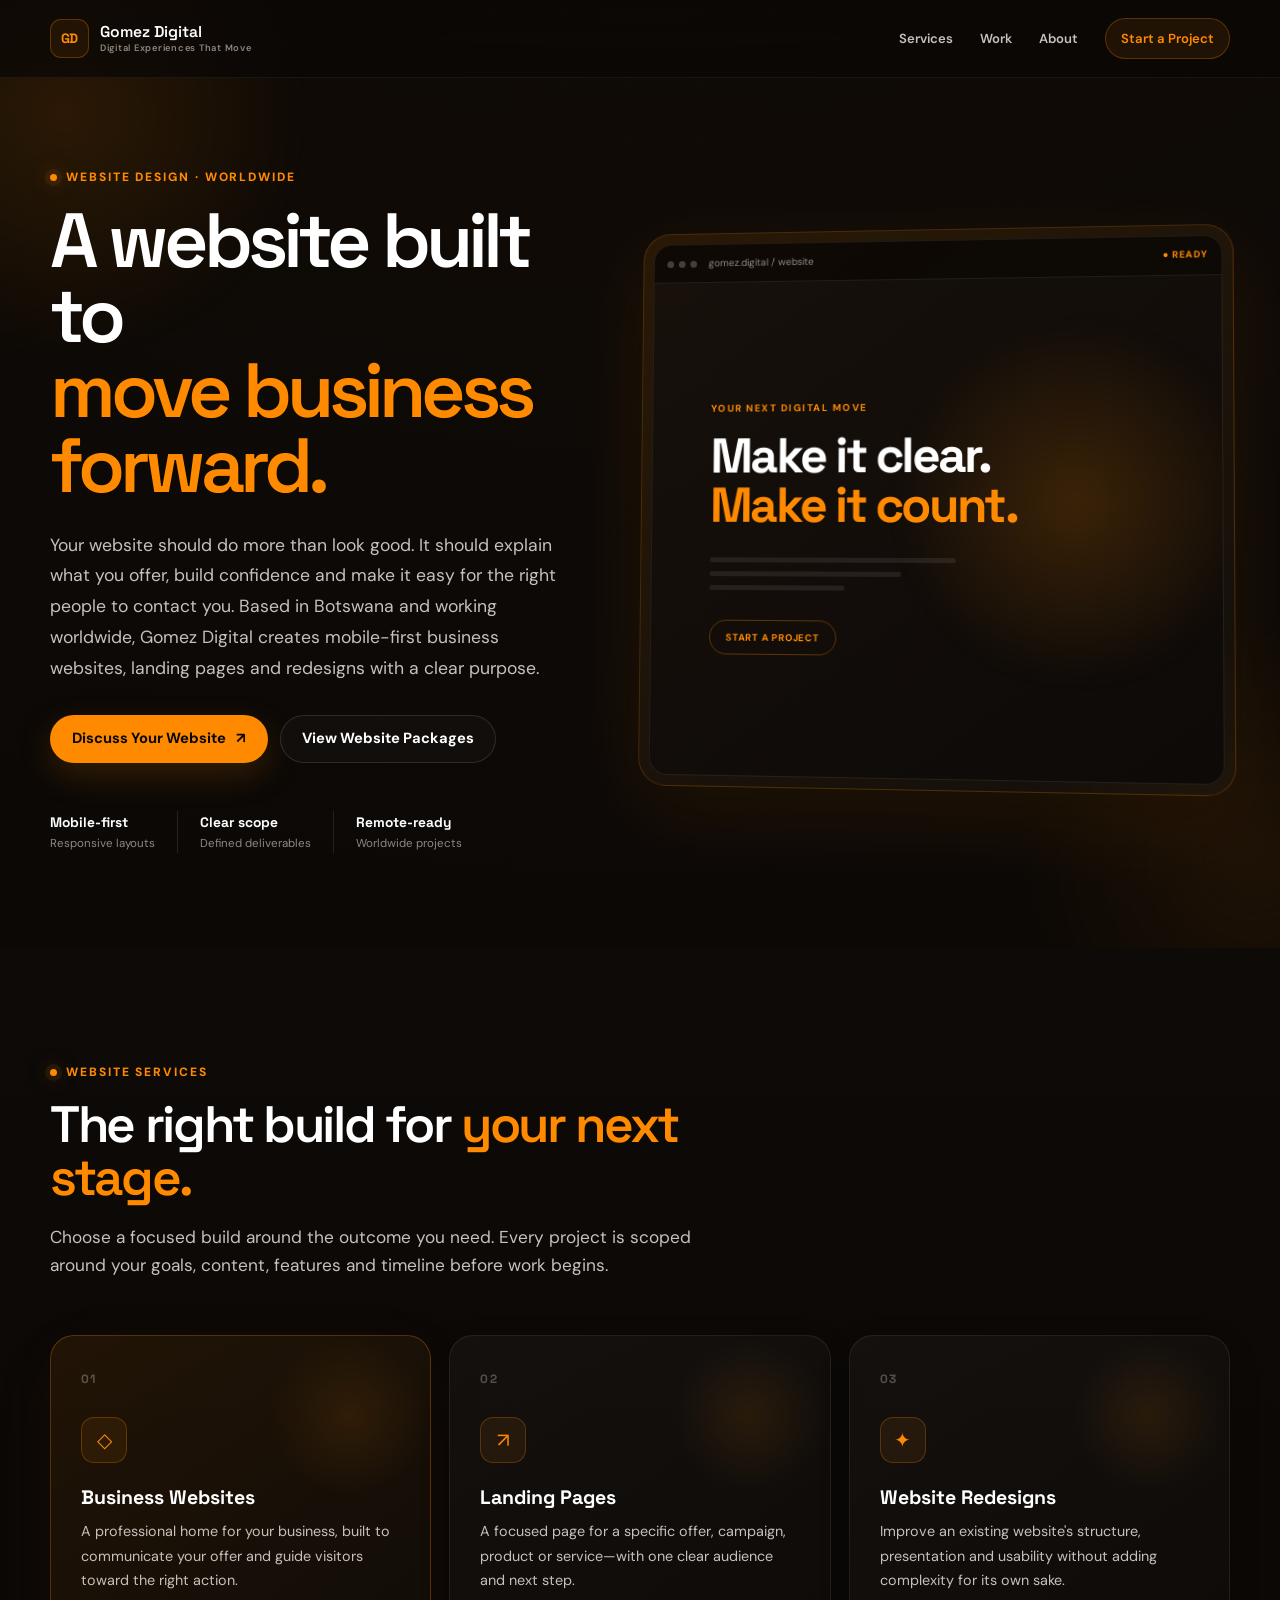
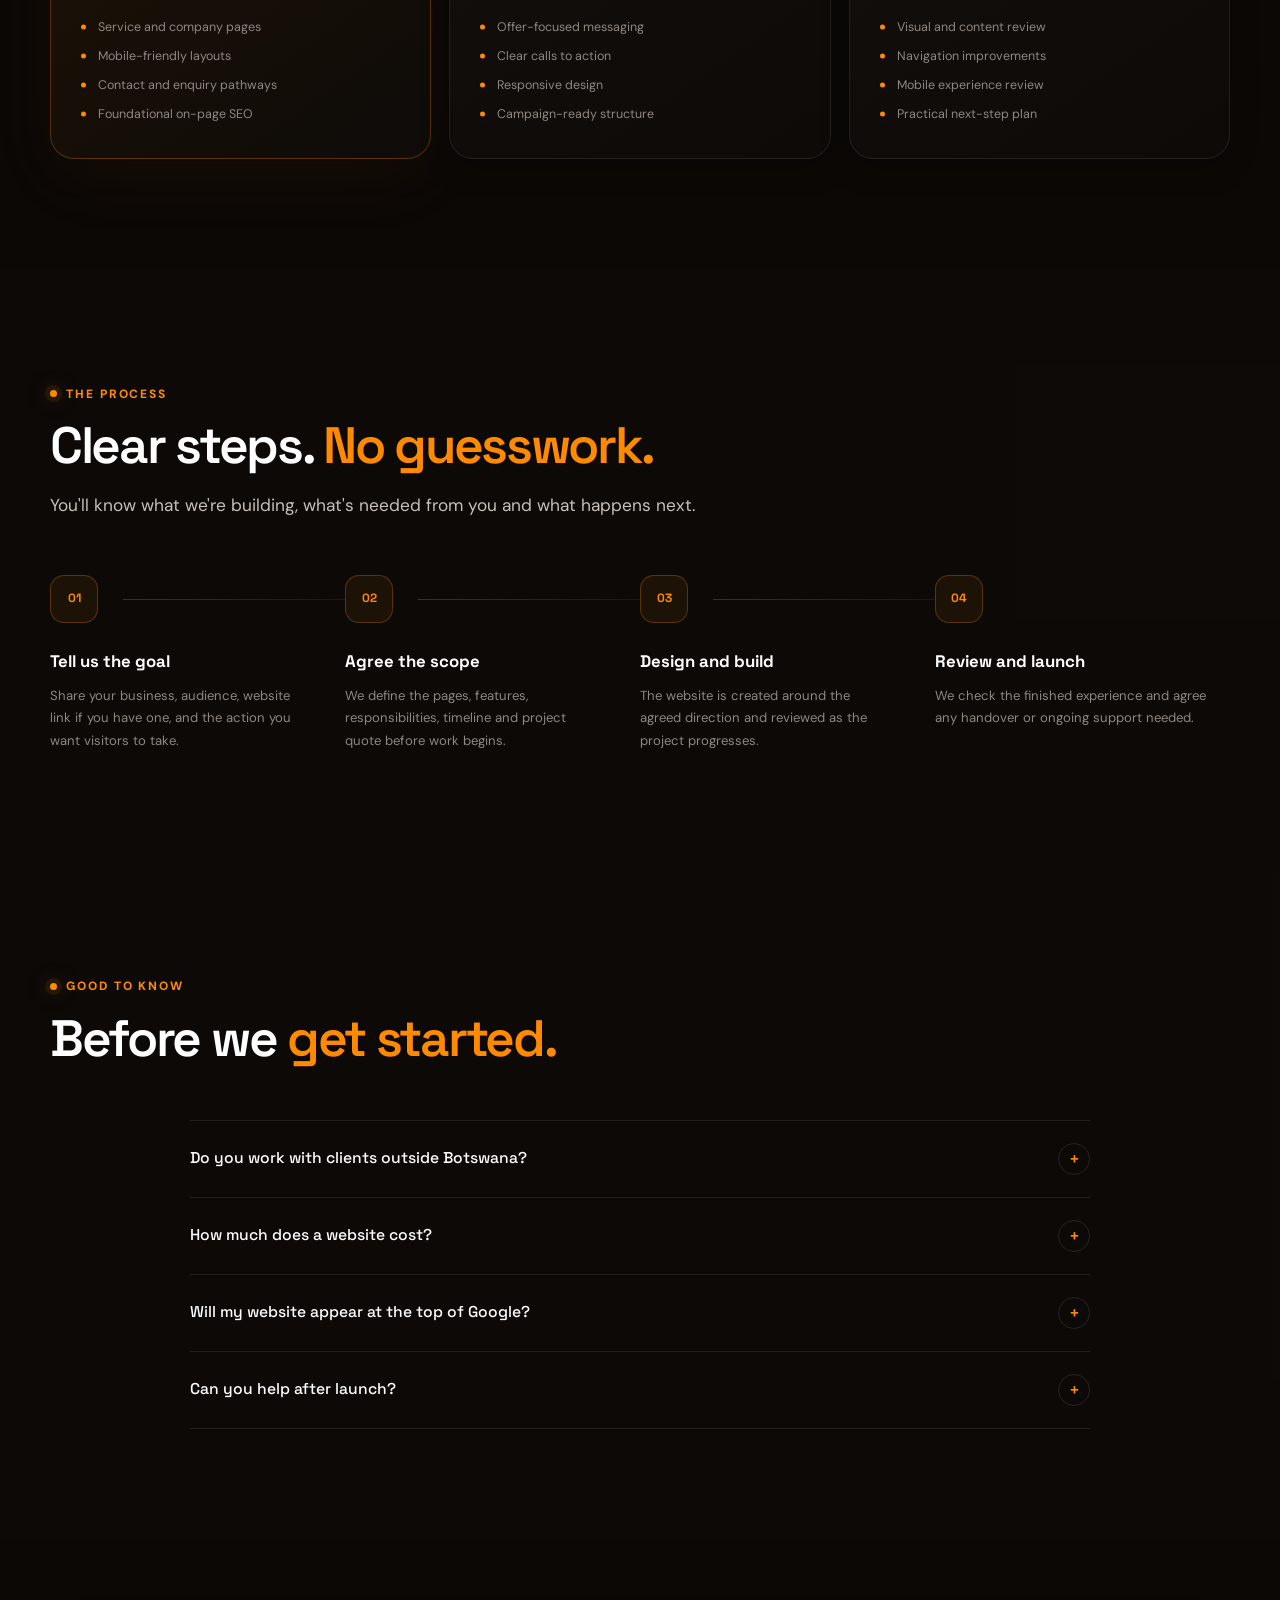
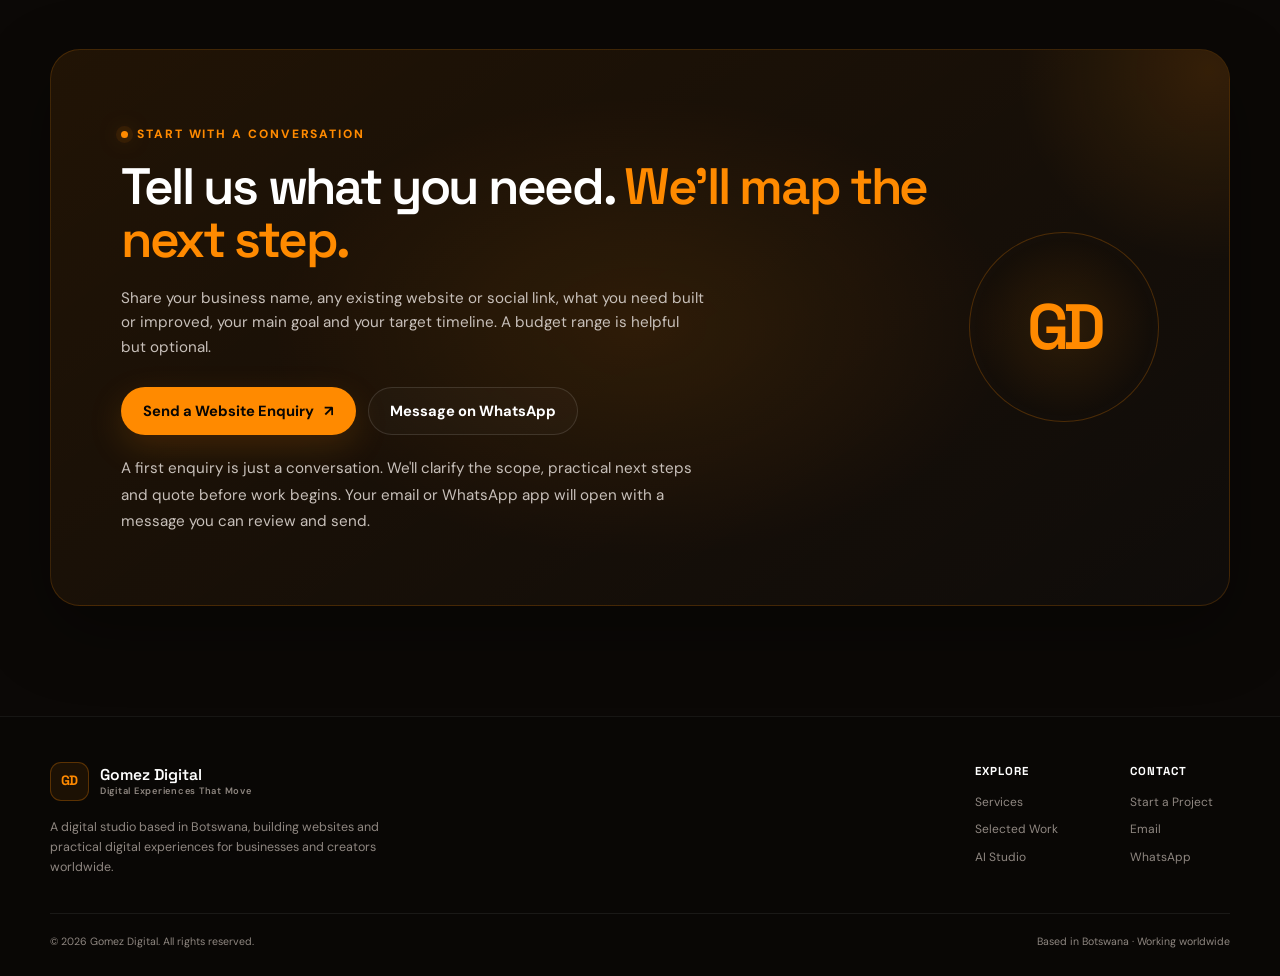
<file: website-design.html>
<!DOCTYPE html>
<html lang="en">
<head>
  <meta charset="UTF-8">
  <meta name="viewport" content="width=device-width, initial-scale=1.0">
  <title>Website Design for Small Businesses | Gomez Digital</title>
  <meta name="description" content="Gomez Digital is a digital studio based in Botswana, working worldwide. Get a mobile-first business website or landing page designed to explain your offer clearly and turn visitors into enquiries.">
  <meta name="robots" content="index, follow">
  <link rel="canonical" href="https://gomezdigital.github.io/gomez-digital/website-design.html">
  <meta name="theme-color" content="#0b0806">
  <meta property="og:type" content="website">
  <meta property="og:site_name" content="Gomez Digital">
  <meta property="og:title" content="Website Design for Small Businesses | Gomez Digital">
  <meta property="og:description" content="Mobile-first business websites, landing pages and website redesigns built around your customers and goals.">
  <meta property="og:url" content="https://gomezdigital.github.io/gomez-digital/website-design.html">
  <meta property="og:image" content="https://gomezdigital.github.io/gomez-digital/social-preview.svg">
  <meta property="og:image:alt" content="Gomez Digital — Digital Experiences That Move">
  <link rel="icon" href="https://gomezdigital.github.io/gomez-digital/favicon.png" type="image/png" sizes="96x96">
  <link rel="apple-touch-icon" href="https://gomezdigital.github.io/gomez-digital/favicon.png">
  <link rel="preconnect" href="https://fonts.googleapis.com">
  <link rel="preconnect" href="https://fonts.gstatic.com" crossorigin>
  <link href="https://fonts.googleapis.com/css2?family=DM+Sans:wght@400;500;600;700&family=Space+Grotesk:wght@400;500;600;700&display=swap" rel="stylesheet">
  <link rel="stylesheet" href="style.css">
  <script type="application/ld+json">
  {
    "@context":"https://schema.org",
    "@type":"Service",
    "name":"Business Website Design",
    "serviceType":"Website design and development",
    "provider":{
      "@type":"ProfessionalService",
      "name":"Gomez Digital",
      "url":"https://gomezdigital.github.io/gomez-digital/",
      "email":"gomezdigital514@gmail.com",
      "telephone":"+26771086913"
    },
    "areaServed":"Worldwide",
    "description":"Mobile-first business websites, landing pages and website redesigns for businesses, entrepreneurs and creators."
  }
  </script>
</head>
<body>
  <header class="site-header scrolled" id="siteHeader">
    <div class="container nav-container">
      <a href="index.html#home" class="brand" aria-label="Gomez Digital Home">
        <span class="brand-mark">GD</span>
        <span class="brand-text"><strong>Gomez Digital</strong><small>Digital Experiences That Move</small></span>
      </a>
      <button class="menu-toggle" id="menuToggle" aria-label="Open navigation menu" aria-controls="mainNav" aria-expanded="false">
        <span></span><span></span><span></span>
      </button>
      <nav class="main-nav" id="mainNav" aria-label="Main navigation">
        <a href="index.html#services">Services</a>
        <a href="index.html#work">Work</a>
        <a href="index.html#about">About</a>
        <a href="#contact" class="nav-cta">Start a Project</a>
      </nav>
    </div>
  </header>

  <main>
    <section class="hero section" id="home">
      <div class="hero-grid"></div>
      <div class="hero-orb hero-orb-one"></div>
      <div class="hero-orb hero-orb-two"></div>
      <div class="container hero-container">
        <div class="hero-content reveal">
          <div class="eyebrow"><span class="eyebrow-dot"></span> WEBSITE DESIGN · WORLDWIDE</div>
          <h1>A website built to <span>move business forward.</span></h1>
          <p class="hero-description">Your website should do more than look good. It should explain what you offer, build confidence and make it easy for the right people to contact you. Based in Botswana and working worldwide, Gomez Digital creates mobile-first business websites, landing pages and redesigns with a clear purpose.</p>
          <div class="hero-actions">
            <a href="#contact" class="btn btn-primary">Discuss Your Website <span>↗</span></a>
            <a href="index.html#packages" class="btn btn-secondary">View Website Packages</a>
          </div>
          <div class="hero-trust">
            <div class="trust-item"><strong>Mobile-first</strong><span>Responsive layouts</span></div>
            <div class="trust-item"><strong>Clear scope</strong><span>Defined deliverables</span></div>
            <div class="trust-item"><strong>Remote-ready</strong><span>Worldwide projects</span></div>
          </div>
        </div>
        <div class="hero-visual reveal">
          <div class="visual-frame">
            <div class="visual-topbar"><div class="window-controls"><span></span><span></span><span></span></div><div class="visual-url">gomez.digital / website</div><div class="visual-status">● READY</div></div>
            <div class="visual-screen"><div class="visual-glow"></div><div class="visual-content"><span class="visual-label">YOUR NEXT DIGITAL MOVE</span><h2>Make it clear.<br><span>Make it count.</span></h2><div class="visual-lines"><span></span><span></span><span></span></div><div class="visual-button">START A PROJECT</div></div></div>
          </div>
        </div>
      </div>
    </section>

    <section class="section services-section">
      <div class="container">
        <div class="section-heading reveal">
          <div class="eyebrow"><span class="eyebrow-dot"></span> WEBSITE SERVICES</div>
          <h2>The right build for <span>your next stage.</span></h2>
          <p>Choose a focused build around the outcome you need. Every project is scoped around your goals, content, features and timeline before work begins.</p>
        </div>
        <div class="services-grid">
          <article class="service-card featured reveal">
            <div class="service-number">01</div><div class="service-icon">◇</div>
            <h3>Business Websites</h3>
            <p>A professional home for your business, built to communicate your offer and guide visitors toward the right action.</p>
            <ul><li>Service and company pages</li><li>Mobile-friendly layouts</li><li>Contact and enquiry pathways</li><li>Foundational on-page SEO</li></ul>
          </article>
          <article class="service-card reveal">
            <div class="service-number">02</div><div class="service-icon">↗</div>
            <h3>Landing Pages</h3>
            <p>A focused page for a specific offer, campaign, product or service—with one clear audience and next step.</p>
            <ul><li>Offer-focused messaging</li><li>Clear calls to action</li><li>Responsive design</li><li>Campaign-ready structure</li></ul>
          </article>
          <article class="service-card reveal">
            <div class="service-number">03</div><div class="service-icon">✦</div>
            <h3>Website Redesigns</h3>
            <p>Improve an existing website's structure, presentation and usability without adding complexity for its own sake.</p>
            <ul><li>Visual and content review</li><li>Navigation improvements</li><li>Mobile experience review</li><li>Practical next-step plan</li></ul>
          </article>
        </div>
      </div>
    </section>

    <section class="section process-section">
      <div class="container">
        <div class="section-heading reveal">
          <div class="eyebrow"><span class="eyebrow-dot"></span> THE PROCESS</div>
          <h2>Clear steps. <span>No guesswork.</span></h2>
          <p>You'll know what we're building, what's needed from you and what happens next.</p>
        </div>
        <div class="process-grid">
          <div class="process-step reveal"><div class="process-number">01</div><div class="process-line"></div><h3>Tell us the goal</h3><p>Share your business, audience, website link if you have one, and the action you want visitors to take.</p></div>
          <div class="process-step reveal"><div class="process-number">02</div><div class="process-line"></div><h3>Agree the scope</h3><p>We define the pages, features, responsibilities, timeline and project quote before work begins.</p></div>
          <div class="process-step reveal"><div class="process-number">03</div><div class="process-line"></div><h3>Design and build</h3><p>The website is created around the agreed direction and reviewed as the project progresses.</p></div>
          <div class="process-step reveal"><div class="process-number">04</div><div class="process-line"></div><h3>Review and launch</h3><p>We check the finished experience and agree any handover or ongoing support needed.</p></div>
        </div>
      </div>
    </section>

    <section class="section faq-section">
      <div class="container">
        <div class="section-heading reveal"><div class="eyebrow"><span class="eyebrow-dot"></span> GOOD TO KNOW</div><h2>Before we <span>get started.</span></h2></div>
        <div class="faq-list">
          <details class="faq-item reveal"><summary>Do you work with clients outside Botswana?<span>+</span></summary><p>Yes. Gomez Digital is based in Botswana and works with clients worldwide. Projects are planned and delivered remotely through clear communication and agreed milestones.</p></details>
          <details class="faq-item reveal"><summary>How much does a website cost?<span>+</span></summary><p>Pricing depends on the number of pages, content, features and complexity. After learning about your goals, we'll provide a clear scope and quote before work begins.</p></details>
          <details class="faq-item reveal"><summary>Will my website appear at the top of Google?<span>+</span></summary><p>No agency can honestly guarantee a particular ranking. We can implement foundational SEO, clear page structure and search-friendly content, while visibility develops over time and depends on competition and other factors.</p></details>
          <details class="faq-item reveal"><summary>Can you help after launch?<span>+</span></summary><p>Ongoing updates, maintenance and future improvements can be discussed and scoped separately so you understand what is included.</p></details>
        </div>
      </div>
    </section>

    <section class="section cta-section" id="contact">
      <div class="cta-glow"></div>
      <div class="container">
        <div class="cta-box reveal">
          <div class="cta-content">
            <div class="eyebrow"><span class="eyebrow-dot"></span> START WITH A CONVERSATION</div>
            <h2>Tell us what you need. <span>We'll map the next step.</span></h2>
            <p>Share your business name, any existing website or social link, what you need built or improved, your main goal and your target timeline. A budget range is helpful but optional.</p>
            <div class="cta-actions">
              <a href="mailto:gomezdigital514@gmail.com?subject=Website%20Project%20Enquiry&body=Hi%20Gomez%20Digital%2C%0A%0ABusiness%20name%3A%0AExisting%20website%20or%20social%20link%20(optional)%3A%0AWhat%20I%20need%20built%20or%20improved%3A%0AMain%20goal%3A%0ATarget%20timeline%3A%0ABudget%20range%20(optional)%3A%0A%0AThank%20you." class="btn btn-primary">Send a Website Enquiry <span>↗</span></a>
              <a href="https://wa.me/26771086913?text=Hi%20Gomez%20Digital%2C%20I%27d%20like%20to%20discuss%20a%20website%20project.%0A%0ABusiness%20name%3A%0AWhat%20I%20need%3A%0AMain%20goal%3A%0ATarget%20timeline%3A" target="_blank" rel="noopener noreferrer" class="btn btn-secondary">Message on WhatsApp</a>
            </div>
            <p class="cta-note">A first enquiry is just a conversation. We'll clarify the scope, practical next steps and quote before work begins. Your email or WhatsApp app will open with a message you can review and send.</p>
          </div>
          <div class="cta-mark">GD</div>
        </div>
      </div>
    </section>
  </main>

  <footer class="site-footer">
    <div class="container">
      <div class="footer-top">
        <div class="footer-brand">
          <a href="index.html#home" class="brand"><span class="brand-mark">GD</span><span class="brand-text"><strong>Gomez Digital</strong><small>Digital Experiences That Move</small></span></a>
          <p>A digital studio based in Botswana, building websites and practical digital experiences for businesses and creators worldwide.</p>
        </div>
        <div class="footer-links">
          <div><h4>Explore</h4><a href="index.html#services">Services</a><a href="index.html#work">Selected Work</a><a href="index.html#ai-studio">AI Studio</a></div>
          <div><h4>Contact</h4><a href="#contact">Start a Project</a><a href="mailto:gomezdigital514@gmail.com">Email</a><a href="https://wa.me/26771086913" target="_blank" rel="noopener noreferrer">WhatsApp</a></div>
        </div>
      </div>
      <div class="footer-bottom"><span>© <span id="currentYear"></span> Gomez Digital. All rights reserved.</span><span>Based in Botswana · Working worldwide</span></div>
    </div>
  </footer>
  <script src="script.js"></script>
</body>
</html>
</file>
<file: style.css>
/* =========================================================
   GOMEZ DIGITAL
   V6 RESPONSIVE MASTER STYLESHEET
   Built specifically for the current index.html
   ========================================================= */


/* =========================================================
   01. ROOT
   ========================================================= */

:root {
  --bg: #0b0806;
  --bg-soft: #100c09;
  --surface: #15100d;
  --surface-2: #1b1410;
  --surface-3: #211811;

  --text: #ffffff;
  --text-soft: #c8c0ba;
  --text-muted: #8f8781;

  --accent: #ff8a00;
  --accent-light: #ffad4d;
  --accent-soft: rgba(255, 138, 0, 0.10);
  --accent-glow: rgba(255, 138, 0, 0.22);

  --border: rgba(255, 255, 255, 0.08);
  --border-strong: rgba(255, 255, 255, 0.13);
  --border-accent: rgba(255, 138, 0, 0.28);

  --shadow-sm:
    0 10px 30px rgba(0, 0, 0, 0.20);

  --shadow:
    0 24px 70px rgba(0, 0, 0, 0.34);

  --shadow-accent:
    0 25px 80px rgba(255, 138, 0, 0.12);

  --container: 1180px;
  --header-height: 78px;

  --radius-sm: 10px;
  --radius-md: 16px;
  --radius-lg: 24px;
  --radius-xl: 32px;

  --ease: 0.3s ease;
}


/* =========================================================
   02. RESET
   ========================================================= */

*,
*::before,
*::after {
  box-sizing: border-box;
}

html {
  width: 100%;
  min-width: 0;
  margin: 0;
  padding: 0;

  scroll-behavior: smooth;

  overflow-x: hidden;

  background: var(--bg);
}

body {
  width: 100%;
  min-width: 0;
  max-width: 100%;

  margin: 0;
  padding: 0;

  background:
    radial-gradient(
      circle at 50% -20%,
      rgba(255, 138, 0, 0.035),
      transparent 38%
    ),
    var(--bg);

  color: var(--text);

  font-family:
    "DM Sans",
    Arial,
    sans-serif;

  line-height: 1.6;

  overflow-x: hidden;

  -webkit-font-smoothing: antialiased;
  text-rendering: optimizeLegibility;
}

body,
button,
a,
input,
textarea {
  -webkit-tap-highlight-color: transparent;
}

img,
svg,
video,
canvas {
  display: block;
  max-width: 100%;
  height: auto;
}

button,
input,
textarea,
select {
  font: inherit;
}

button {
  border: 0;
}

a {
  color: inherit;
  text-decoration: none;
}

ul,
ol {
  margin-top: 0;
}

h1,
h2,
h3,
h4,
p {
  overflow-wrap: break-word;
}

::selection {
  background: var(--accent);
  color: #080604;
}


/* =========================================================
   03. GLOBAL CONTAINER
   ========================================================= */

.container {
  width: min(
    calc(100% - 40px),
    var(--container)
  );

  max-width: var(--container);

  margin-inline: auto;

  min-width: 0;
}


/* =========================================================
   04. GLOBAL SECTIONS
   ========================================================= */

main {
  width: 100%;
  min-width: 0;
}

section {
  position: relative;

  width: 100%;
  min-width: 0;

  overflow: hidden;
}

.section {
  padding: 110px 0;
}


/* =========================================================
   05. TYPOGRAPHY
   ========================================================= */

h1,
h2,
h3,
h4 {
  font-family:
    "Space Grotesk",
    Arial,
    sans-serif;
}

.eyebrow {
  display: inline-flex;

  align-items: center;
  gap: 9px;

  margin-bottom: 18px;

  color: var(--accent);

  font-size: 0.75rem;
  font-weight: 800;

  line-height: 1.2;

  letter-spacing: 0.16em;
  text-transform: uppercase;
}

.eyebrow-dot {
  width: 7px;
  height: 7px;

  flex: 0 0 7px;

  border-radius: 50%;

  background: var(--accent);

  box-shadow:
    0 0 0 5px rgba(255, 138, 0, 0.08),
    0 0 20px rgba(255, 138, 0, 0.55);
}

.section-heading {
  max-width: 780px;

  margin: 0 0 55px;
}

.section-heading h2,
.ai-copy h2,
.about-copy h2,
.cta-content h2 {
  margin: 0;

  color: var(--text);

  font-family:
    "Space Grotesk",
    Arial,
    sans-serif;

  font-size:
    clamp(2rem, 4vw, 3.55rem);

  font-weight: 600;

  line-height: 1.04;

  letter-spacing: -0.045em;
}

.section-heading h2 span,
.ai-copy h2 span,
.about-copy h2 span,
.cta-content h2 span {
  color: var(--accent);
}

.section-heading > p {
  max-width: 690px;

  margin: 20px 0 0;

  color: var(--text-soft);

  font-size:
    clamp(0.98rem, 1.5vw, 1.08rem);
}


/* =========================================================
   06. BUTTONS
   ========================================================= */

.btn {
  display: inline-flex;

  align-items: center;
  justify-content: center;

  gap: 10px;

  min-height: 48px;

  padding: 12px 21px;

  border: 1px solid transparent;
  border-radius: 999px;

  font-size: 0.92rem;
  font-weight: 700;

  line-height: 1;

  cursor: pointer;

  white-space: nowrap;

  transition:
    transform var(--ease),
    background var(--ease),
    border-color var(--ease),
    box-shadow var(--ease),
    color var(--ease);
}

.btn:hover {
  transform: translateY(-2px);
}

.btn:focus-visible,
.tool-button:focus-visible,
.menu-toggle:focus-visible,
.work-link:focus-visible,
.tool-modal-close:focus-visible,
summary:focus-visible {
  outline: 2px solid var(--accent);
  outline-offset: 4px;
}

.btn-primary {
  background: var(--accent);
  color: #080604;

  box-shadow:
    0 12px 34px rgba(255, 138, 0, 0.17);
}

.btn-primary:hover {
  background: var(--accent-light);

  box-shadow:
    0 16px 42px rgba(255, 138, 0, 0.27);
}

.btn-secondary {
  background: rgba(255, 255, 255, 0.025);

  border-color:
    rgba(255, 255, 255, 0.12);

  color: var(--text);
}

.btn-secondary:hover {
  background:
    rgba(255, 255, 255, 0.07);

  border-color:
    rgba(255, 138, 0, 0.35);
}


/* =========================================================
   07. LOADER
   IMPORTANT:
   Preserve loader design.
   ========================================================= */

.loader {
  position: fixed;

  inset: 0;

  z-index: 99999;

  display: flex;

  align-items: center;
  justify-content: center;

  width: 100%;
  height: 100dvh;

  min-height: 100svh;

  padding:
    max(20px, env(safe-area-inset-top))
    max(20px, env(safe-area-inset-right))
    max(20px, env(safe-area-inset-bottom))
    max(20px, env(safe-area-inset-left));

  background:
    radial-gradient(
      circle at center,
      rgba(255, 138, 0, 0.08),
      transparent 34%
    ),
    #0b0806;

  opacity: 1;

  visibility: visible;

  transition:
    opacity 0.55s ease,
    visibility 0.55s ease;
}

.loader.hidden {
  opacity: 0;
  visibility: hidden;
  pointer-events: none;
}

.loader-inner {
  display: flex;

  flex-direction: column;

  align-items: center;
  justify-content: center;

  width: min(100%, 360px);

  text-align: center;
}

.loader-mark {
  display: flex;

  align-items: center;
  justify-content: center;

  width: clamp(72px, 20vw, 100px);
  height: clamp(72px, 20vw, 100px);

  margin-bottom: 22px;

  border: 1px solid rgba(255, 138, 0, 0.35);
  border-radius: 22px;

  background:
    linear-gradient(
      145deg,
      rgba(255, 138, 0, 0.15),
      rgba(255, 138, 0, 0.035)
    );

  color: var(--accent);

  font-family:
    "Space Grotesk",
    Arial,
    sans-serif;

  font-size: clamp(1.55rem, 6vw, 2.15rem);
  font-weight: 700;

  letter-spacing: -0.04em;

  box-shadow:
    0 0 60px rgba(255, 138, 0, 0.09);

  animation:
    loaderPulse 2.4s ease-in-out infinite;
}

.loader-brand {
  max-width: 100%;

  color: var(--text);

  font-family:
    "Space Grotesk",
    Arial,
    sans-serif;

  font-size:
    clamp(1.45rem, 6vw, 2rem);

  font-weight: 600;

  line-height: 1.1;

  letter-spacing: -0.04em;
}

.loader-subtitle {
  margin-top: 8px;

  color: var(--text-muted);

  font-size:
    clamp(0.62rem, 2.5vw, 0.72rem);

  font-weight: 700;

  letter-spacing: 0.28em;

  text-transform: uppercase;
}

.loader-line {
  width: min(180px, 60vw);
  height: 2px;

  margin-top: 28px;

  overflow: hidden;

  border-radius: 999px;

  background:
    rgba(255, 255, 255, 0.08);
}

.loader-line span {
  display: block;

  width: 42%;
  height: 100%;

  border-radius: inherit;

  background: var(--accent);

  box-shadow:
    0 0 18px rgba(255, 138, 0, 0.6);

  animation:
    loaderLine 1.5s ease-in-out infinite;
}

@keyframes loaderPulse {
  0%,
  100% {
    transform: translateY(0) scale(1);
  }

  50% {
    transform: translateY(-4px) scale(1.025);
  }
}

@keyframes loaderLine {
  0% {
    transform: translateX(-140%);
  }

  100% {
    transform: translateX(360%);
  }
}


/* =========================================================
   08. HEADER
   ========================================================= */

.site-header {
  position: fixed;

  top: 0;
  left: 0;

  z-index: 1000;

  width: 100%;

  height: var(--header-height);

  border-bottom:
    1px solid rgba(255, 255, 255, 0.055);

  background:
    rgba(11, 8, 6, 0.72);

  backdrop-filter:
    blur(18px);

  -webkit-backdrop-filter:
    blur(18px);

  transition:
    background var(--ease),
    border-color var(--ease),
    box-shadow var(--ease);
}

.site-header.scrolled {
  background:
    rgba(11, 8, 6, 0.92);

  border-color:
    rgba(255, 255, 255, 0.09);

  box-shadow:
    0 12px 40px rgba(0, 0, 0, 0.22);
}

.nav-container {
  position: relative;

  display: flex;

  align-items: center;
  justify-content: space-between;

  height: 100%;

  min-width: 0;
}

.brand {
  display: inline-flex;

  align-items: center;

  gap: 11px;

  min-width: 0;

  flex: 0 1 auto;
}

.brand-mark {
  display: flex;

  align-items: center;
  justify-content: center;

  width: 39px;
  height: 39px;

  flex: 0 0 39px;

  border: 1px solid rgba(255, 138, 0, 0.28);
  border-radius: 11px;

  background:
    rgba(255, 138, 0, 0.08);

  color: var(--accent);

  font-family:
    "Space Grotesk",
    Arial,
    sans-serif;

  font-size: 0.85rem;
  font-weight: 700;

  letter-spacing: -0.04em;
}

.brand-text {
  display: flex;

  flex-direction: column;

  min-width: 0;
}

.brand-text strong {
  color: var(--text);

  font-family:
    "Space Grotesk",
    Arial,
    sans-serif;

  font-size: 0.98rem;
  font-weight: 600;

  line-height: 1.1;

  white-space: nowrap;
}

.brand-text small {
  margin-top: 3px;

  color: var(--text-muted);

  font-size: 0.58rem;
  font-weight: 600;

  line-height: 1;

  letter-spacing: 0.08em;

  white-space: nowrap;
}

.main-nav {
  display: flex;

  align-items: center;

  gap: 27px;

  min-width: 0;
}

.main-nav a {
  position: relative;

  display: inline-flex;

  align-items: center;

  min-height: 40px;

  color: var(--text-soft);

  font-size: 0.82rem;
  font-weight: 600;

  white-space: nowrap;

  transition:
    color var(--ease);
}

.main-nav a:hover {
  color: var(--text);
}

.main-nav a:not(.nav-cta)::after {
  position: absolute;

  right: 0;
  bottom: 4px;
  left: 0;

  height: 1px;

  background: var(--accent);

  content: "";

  transform:
    scaleX(0);

  transform-origin: right;

  transition:
    transform var(--ease);
}

.main-nav a:not(.nav-cta):hover::after {
  transform:
    scaleX(1);

  transform-origin: left;
}

.main-nav .nav-cta {
  min-height: 40px;

  padding: 9px 15px;

  border: 1px solid var(--border-accent);
  border-radius: 999px;

  background:
    rgba(255, 138, 0, 0.09);

  color: var(--accent);
}

.main-nav .nav-cta:hover {
  background:
    rgba(255, 138, 0, 0.15);

  border-color:
    rgba(255, 138, 0, 0.5);
}

.menu-toggle {
  display: none;

  align-items: center;
  justify-content: center;

  flex-direction: column;

  gap: 5px;

  width: 44px;
  height: 44px;

  padding: 0;

  border:
    1px solid rgba(255, 255, 255, 0.09);

  border-radius: 12px;

  background:
    rgba(255, 255, 255, 0.035);

  cursor: pointer;
}

.menu-toggle span {
  display: block;

  width: 18px;
  height: 2px;

  border-radius: 999px;

  background: var(--text);

  transition:
    transform var(--ease),
    opacity var(--ease);
}

.menu-toggle.active span:nth-child(1) {
  transform:
    translateY(7px)
    rotate(45deg);
}

.menu-toggle.active span:nth-child(2) {
  opacity: 0;
}

.menu-toggle.active span:nth-child(3) {
  transform:
    translateY(-7px)
    rotate(-45deg);
}


/* =========================================================
   09. HERO
   ========================================================= */

.hero {
  position: relative;

  min-height: 100svh;

  display: flex;

  align-items: center;

  padding:
    calc(var(--header-height) + 85px)
    0
    95px;
}

.hero-grid {
  position: absolute;

  inset: 0;

  opacity: 0.25;

  background-image:
    linear-gradient(
      rgba(255, 255, 255, 0.025) 1px,
      transparent 1px
    ),
    linear-gradient(
      90deg,
      rgba(255, 255, 255, 0.025) 1px,
      transparent 1px
    );

  background-size:
    70px 70px;

  mask-image:
    linear-gradient(
      to bottom,
      black,
      transparent 82%
    );

  pointer-events: none;
}

.hero-orb {
  position: absolute;

  width: clamp(220px, 40vw, 560px);
  height: clamp(220px, 40vw, 560px);

  border-radius: 50%;

  background:
    radial-gradient(
      circle,
      rgba(255, 138, 0, 0.12),
      transparent 68%
    );

  filter: blur(5px);

  pointer-events: none;
}

.hero-orb-one {
  top: -15%;
  left: -15%;
}

.hero-orb-two {
  right: -18%;
  bottom: -18%;
  opacity: 0.65;
}

.hero-container {
  position: relative;

  display: grid;

  grid-template-columns:
    minmax(0, 0.92fr)
    minmax(0, 1.08fr);

  align-items: center;

  gap: clamp(45px, 6vw, 90px);

  min-width: 0;
}

.hero-content {
  position: relative;

  z-index: 2;

  min-width: 0;
}

.hero h1 {
  max-width: 720px;

  margin: 0;

  font-family:
    "Space Grotesk",
    Arial,
    sans-serif;

  font-size:
    clamp(3rem, 6vw, 5.9rem);

  font-weight: 600;

  line-height: 0.98;

  letter-spacing: -0.065em;
}

.hero h1 span {
  display: block;

  color: var(--accent);
}

.hero-description {
  max-width: 620px;

  margin: 26px 0 0;

  color: var(--text-soft);

  font-size:
    clamp(0.98rem, 1.5vw, 1.1rem);

  line-height: 1.75;
}

.hero-actions {
  display: flex;

  flex-wrap: wrap;

  align-items: center;

  gap: 12px;

  margin-top: 31px;
}

.hero-trust {
  display: flex;

  flex-wrap: wrap;

  gap: 0;

  margin-top: 48px;
}

.trust-item {
  min-width: 105px;

  padding-right: 22px;
  margin-right: 22px;

  border-right:
    1px solid rgba(255, 255, 255, 0.10);
}

.trust-item:last-child {
  padding-right: 0;
  margin-right: 0;
  border-right: 0;
}

.trust-item strong {
  display: block;

  color: var(--text);

  font-family:
    "Space Grotesk",
    Arial,
    sans-serif;

  font-size: 0.86rem;
}

.trust-item span {
  display: block;

  margin-top: 2px;

  color: var(--text-muted);

  font-size: 0.72rem;
}


/* =========================================================
   10. HERO VISUAL
   ========================================================= */

.hero-visual {
  position: relative;

  width: 100%;
  min-width: 0;

  max-width: 650px;

  margin-inline: auto;
}

.visual-frame {
  position: relative;

  width: 100%;

  aspect-ratio: 1.06 / 1;

  padding: 10px;

  overflow: hidden;

  border:
    1px solid rgba(255, 138, 0, 0.20);

  border-radius: 28px;

  background:
    linear-gradient(
      145deg,
      rgba(255, 138, 0, 0.11),
      rgba(255, 255, 255, 0.025)
    );

  box-shadow:
    var(--shadow),
    var(--shadow-accent);

  transform:
    perspective(1300px)
    rotateY(-5deg)
    rotateX(2deg);

  transform-style: preserve-3d;

  transition:
    transform 0.35s ease;
}

.visual-topbar {
  display: grid;

  grid-template-columns: auto minmax(0, 1fr) auto;

  align-items: center;

  gap: 12px;

  height: 39px;

  padding: 0 13px;

  border:
    1px solid rgba(255, 255, 255, 0.07);

  border-bottom: 0;

  border-radius: 18px 18px 0 0;

  background:
    rgba(8, 6, 4, 0.78);
}

.window-controls {
  display: flex;

  align-items: center;

  gap: 5px;
}

.window-controls span {
  width: 7px;
  height: 7px;

  border-radius: 50%;

  background:
    rgba(255, 255, 255, 0.22);
}

.visual-url {
  min-width: 0;

  overflow: hidden;

  color: var(--text-muted);

  font-size: 0.63rem;

  white-space: nowrap;

  text-overflow: ellipsis;
}

.visual-status {
  color: var(--accent);

  font-size: 0.59rem;
  font-weight: 700;

  letter-spacing: 0.08em;

  white-space: nowrap;
}

.visual-screen {
  position: relative;

  height: calc(100% - 39px);

  min-height: 0;

  overflow: hidden;

  border:
    1px solid rgba(255, 255, 255, 0.07);

  border-radius: 0 0 19px 19px;

  background:
    linear-gradient(
      145deg,
      #17100b,
      #0d0a08
    );
}

.visual-glow {
  position: absolute;

  width: 70%;
  height: 70%;

  top: 10%;
  right: -10%;

  border-radius: 50%;

  background:
    radial-gradient(
      circle,
      rgba(255, 138, 0, 0.18),
      transparent 68%
    );

  filter: blur(12px);
}

.visual-content {
  position: relative;

  z-index: 2;

  display: flex;

  flex-direction: column;

  justify-content: center;

  height: 100%;

  padding:
    clamp(25px, 5vw, 60px);
}

.visual-label {
  color: var(--accent);

  font-size: 0.62rem;
  font-weight: 700;

  letter-spacing: 0.15em;

  text-transform: uppercase;
}

.visual-content h2 {
  max-width: 480px;

  margin: 15px 0 0;

  font-family:
    "Space Grotesk",
    Arial,
    sans-serif;

  font-size:
    clamp(1.7rem, 4vw, 3.1rem);

  line-height: 1.02;

  letter-spacing: -0.055em;
}

.visual-content h2 span {
  color: var(--accent);
}

.visual-lines {
  display: grid;

  gap: 9px;

  width: min(250px, 70%);

  margin-top: 27px;
}

.visual-lines span {
  display: block;

  height: 5px;

  border-radius: 999px;

  background:
    rgba(255, 255, 255, 0.08);
}

.visual-lines span:nth-child(1) {
  width: 100%;
}

.visual-lines span:nth-child(2) {
  width: 78%;
}

.visual-lines span:nth-child(3) {
  width: 55%;
}

.visual-button {
  width: fit-content;

  margin-top: 30px;

  padding: 9px 16px;

  border:
    1px solid rgba(255, 138, 0, 0.32);

  border-radius: 999px;

  color: var(--accent);

  font-size: 0.61rem;
  font-weight: 700;

  letter-spacing: 0.08em;
}

.floating-card {
  position: absolute;

  z-index: 4;

  display: flex;

  align-items: center;

  gap: 11px;

  width: max-content;

  max-width: 210px;

  padding: 11px 14px;

  border:
    1px solid rgba(255, 255, 255, 0.09);

  border-radius: 15px;

  background:
    rgba(18, 13, 10, 0.88);

  backdrop-filter:
    blur(15px);

  -webkit-backdrop-filter:
    blur(15px);

  box-shadow:
    0 18px 45px rgba(0, 0, 0, 0.28);
}

.floating-card-one {
  left: -24px;
  bottom: 18%;
}

.floating-card-two {
  right: -24px;
  top: 19%;
}

.floating-icon {
  display: flex;

  align-items: center;
  justify-content: center;

  width: 32px;
  height: 32px;

  flex: 0 0 32px;

  border-radius: 9px;

  background:
    rgba(255, 138, 0, 0.10);

  color: var(--accent);
}

.floating-card strong,
.floating-card small {
  display: block;
}

.floating-card strong {
  color: var(--text);

  font-size: 0.75rem;
}

.floating-card small {
  margin-top: 2px;

  color: var(--text-muted);

  font-size: 0.62rem;
}


/* =========================================================
   11. SERVICES
   ========================================================= */

.services-section {
  background:
    linear-gradient(
      to bottom,
      rgba(255, 255, 255, 0.012),
      transparent
    );
}

.services-grid {
  display: grid;

  grid-template-columns:
    repeat(3, minmax(0, 1fr));

  gap: 18px;

  min-width: 0;
}

.service-card {
  position: relative;

  min-width: 0;

  padding: 34px 30px;

  overflow: hidden;

  border:
    1px solid var(--border);

  border-radius: var(--radius-lg);

  background:
    linear-gradient(
      145deg,
      rgba(255, 255, 255, 0.035),
      rgba(255, 255, 255, 0.012)
    );

  box-shadow:
    var(--shadow-sm);

  transition:
    transform var(--ease),
    border-color var(--ease),
    background var(--ease);
}

.service-card::before {
  position: absolute;

  top: 0;
  right: 0;

  width: 160px;
  height: 160px;

  border-radius: 50%;

  background:
    radial-gradient(
      circle,
      rgba(255, 138, 0, 0.10),
      transparent 70%
    );

  content: "";

  pointer-events: none;
}

.service-card:hover {
  transform: translateY(-6px);

  border-color:
    rgba(255, 255, 255, 0.14);

  background:
    linear-gradient(
      145deg,
      rgba(255, 255, 255, 0.05),
      rgba(255, 255, 255, 0.015)
    );
}

.service-card.featured {
  border-color:
    rgba(255, 138, 0, 0.28);

  background:
    linear-gradient(
      145deg,
      rgba(255, 138, 0, 0.09),
      rgba(255, 255, 255, 0.015)
    );

  box-shadow:
    var(--shadow-sm),
    0 20px 70px rgba(255, 138, 0, 0.06);
}

.service-number {
  color: rgba(255, 255, 255, 0.28);

  font-family:
    "Space Grotesk",
    Arial,
    sans-serif;

  font-size: 0.75rem;
  font-weight: 700;

  letter-spacing: 0.1em;
}

.service-icon {
  display: flex;

  align-items: center;
  justify-content: center;

  width: 46px;
  height: 46px;

  margin-top: 28px;

  border:
    1px solid rgba(255, 138, 0, 0.25);

  border-radius: 13px;

  background:
    rgba(255, 138, 0, 0.08);

  color: var(--accent);

  font-size: 1.25rem;
}

.service-card h3 {
  margin: 24px 0 10px;

  font-size: 1.22rem;

  line-height: 1.15;
}

.service-card p {
  margin: 0;

  color: var(--text-soft);

  font-size: 0.9rem;

  line-height: 1.7;
}

.service-card ul {
  display: grid;

  gap: 9px;

  margin: 25px 0 0;
  padding: 0;

  list-style: none;
}

.service-card li {
  position: relative;

  padding-left: 17px;

  color: var(--text-muted);

  font-size: 0.78rem;
}

.service-card li::before {
  position: absolute;

  top: 0.72em;
  left: 0;

  width: 5px;
  height: 5px;

  border-radius: 50%;

  background: var(--accent);

  content: "";

  transform: translateY(-50%);
}


/* =========================================================
   12. AI STUDIO
   ========================================================= */

.ai-section {
  background:
    radial-gradient(
      circle at 85% 50%,
      rgba(255, 138, 0, 0.045),
      transparent 35%
    );
}

.ai-layout {
  display: grid;

  grid-template-columns:
    minmax(0, 0.82fr)
    minmax(0, 1.18fr);

  gap: clamp(40px, 7vw, 100px);

  align-items: start;

  min-width: 0;
}

.ai-copy {
  min-width: 0;

  position: sticky;

  top: calc(var(--header-height) + 35px);
}

.ai-copy > p {
  max-width: 540px;

  margin: 22px 0 0;

  color: var(--text-soft);

  font-size: 0.98rem;

  line-height: 1.75;
}

.ai-badge {
  display: inline-flex;

  align-items: center;

  gap: 8px;

  margin-top: 28px;

  padding: 9px 13px;

  border:
    1px solid rgba(255, 138, 0, 0.18);

  border-radius: 999px;

  background:
    rgba(255, 138, 0, 0.055);

  color: var(--text-soft);

  font-size: 0.7rem;
}

.ai-badge span {
  color: var(--accent);
}

.ai-tools {
  display: grid;

  gap: 12px;

  min-width: 0;
}

.ai-tool {
  display: grid;

  grid-template-columns:
    auto
    minmax(0, 1fr)
    auto;

  align-items: center;

  gap: 17px;

  min-width: 0;

  padding: 19px;

  border:
    1px solid var(--border);

  border-radius: 18px;

  background:
    rgba(255, 255, 255, 0.018);

  transition:
    transform var(--ease),
    border-color var(--ease),
    background var(--ease);
}

.ai-tool:hover {
  transform: translateX(4px);

  border-color:
    rgba(255, 138, 0, 0.22);

  background:
    rgba(255, 138, 0, 0.035);
}

.tool-icon {
  display: flex;

  align-items: center;
  justify-content: center;

  width: 43px;
  height: 43px;

  flex: 0 0 43px;

  border-radius: 12px;

  background:
    rgba(255, 138, 0, 0.08);

  color: var(--accent);
}

.tool-content {
  min-width: 0;
}

.tool-content h3 {
  margin: 0;

  font-size: 0.98rem;
}

.tool-content p {
  margin: 4px 0 0;

  color: var(--text-muted);

  font-size: 0.75rem;

  line-height: 1.5;
}

.tool-button {
  min-height: 38px;

  padding: 8px 13px;

  border:
    1px solid rgba(255, 138, 0, 0.24);

  border-radius: 999px;

  background:
    rgba(255, 138, 0, 0.06);

  color: var(--accent);

  font-size: 0.7rem;
  font-weight: 700;

  cursor: pointer;

  white-space: nowrap;

  transition:
    background var(--ease),
    border-color var(--ease),
    transform var(--ease);
}

.tool-button:hover {
  transform: translateY(-1px);

  background:
    rgba(255, 138, 0, 0.13);

  border-color:
    rgba(255, 138, 0, 0.42);
}


/* =========================================================
   13. PROCESS
   ========================================================= */

.process-section {
  background:
    rgba(255, 255, 255, 0.008);
}

.process-grid {
  display: grid;

  grid-template-columns:
    repeat(4, minmax(0, 1fr));

  gap: 0;

  min-width: 0;
}

.process-step {
  position: relative;

  min-width: 0;

  padding:
    0 25px
    0 0;

  margin-right: 25px;
}

.process-step:last-child {
  padding-right: 0;
  margin-right: 0;
}

.process-number {
  display: flex;

  align-items: center;
  justify-content: center;

  width: 48px;
  height: 48px;

  border:
    1px solid rgba(255, 138, 0, 0.28);

  border-radius: 14px;

  background:
    rgba(255, 138, 0, 0.07);

  color: var(--accent);

  font-family:
    "Space Grotesk",
    Arial,
    sans-serif;

  font-size: 0.75rem;
  font-weight: 700;
}

.process-line {
  position: absolute;

  top: 24px;
  left: 48px;

  width: calc(100% - 48px);
  height: 1px;

  background:
    linear-gradient(
      to right,
      rgba(255, 138, 0, 0.28),
      rgba(255, 255, 255, 0.06)
    );

  transform:
    translateX(25px);
}

.process-step:last-child .process-line {
  display: none;
}

.process-step h3 {
  margin: 25px 0 10px;

  font-size: 1.05rem;
}

.process-step p {
  margin: 0;

  color: var(--text-muted);

  font-size: 0.82rem;

  line-height: 1.7;
}


/* =========================================================
   /* =========================================================
   14. WORK
   PREMIUM PORTFOLIO SYSTEM
   ========================================================= */

#work {
  position: relative;

  background:
    radial-gradient(
      circle at 12% 30%,
      rgba(255, 138, 0, 0.035),
      transparent 32%
    ),
    radial-gradient(
      circle at 88% 75%,
      rgba(255, 138, 0, 0.025),
      transparent 30%
    );
}

#work::before {
  position: absolute;

  top: 12%;
  right: -180px;

  width: 420px;
  height: 420px;

  border-radius: 50%;

  background:
    radial-gradient(
      circle,
      rgba(255, 138, 0, 0.055),
      transparent 70%
    );

  content: "";

  pointer-events: none;
}


/* ---------------------------------------------------------
   SECTION HEADING
   --------------------------------------------------------- */

#work .section-head {
  position: relative;

  z-index: 2;

  display: flex;

  align-items: flex-end;
  justify-content: space-between;

  gap: 45px;

  margin-bottom: 48px;
}

#work .section-head > div {
  min-width: 0;
}

#work .section-number {
  display: block;

  margin-bottom: 17px;

  color: var(--accent);

  font-family:
    "Space Grotesk",
    Arial,
    sans-serif;

  font-size: 0.68rem;
  font-weight: 700;

  letter-spacing: 0.16em;

  text-transform: uppercase;
}

#work .section-head h2 {
  margin: 0;

  font-family:
    "Space Grotesk",
    Arial,
    sans-serif;

  font-size:
    clamp(2.6rem, 5vw, 4.5rem);

  font-weight: 600;

  line-height: 0.96;

  letter-spacing: -0.06em;
}

#work .section-head h2 em {
  color: var(--accent);

  font-style: normal;
}

#work .section-head > p {
  width: min(100%, 430px);

  margin: 0;

  color: var(--text-muted);

  font-size: 0.88rem;

  line-height: 1.75;
}


/* ---------------------------------------------------------
   PROJECT GRID
   --------------------------------------------------------- */

.work-grid {
  position: relative;

  z-index: 2;

  display: grid;

  grid-template-columns:
    repeat(2, minmax(0, 1fr));

  gap: 20px;

  min-width: 0;
}


/* ---------------------------------------------------------
   PROJECT CARD
   --------------------------------------------------------- */

.project {
  position: relative;

  display: flex;

  flex-direction: column;

  min-width: 0;

  overflow: hidden;

  border:
    1px solid rgba(255, 255, 255, 0.075);

  border-radius: 24px;

  background:
    linear-gradient(
      145deg,
      rgba(255, 255, 255, 0.038),
      rgba(255, 255, 255, 0.012)
    );

  box-shadow:
    0 20px 55px rgba(0, 0, 0, 0.22);

  transition:
    transform 0.35s ease,
    border-color 0.35s ease,
    box-shadow 0.35s ease,
    background 0.35s ease;
}

.project::after {
  position: absolute;

  inset: 0;

  border:
    1px solid transparent;

  border-radius: inherit;

  background:
    linear-gradient(
      135deg,
      rgba(255, 138, 0, 0.12),
      transparent 35%,
      transparent 70%,
      rgba(255, 138, 0, 0.035)
    );

  opacity: 0;

  content: "";

  pointer-events: none;

  transition:
    opacity 0.35s ease;
}

.project:hover {
  transform: translateY(-7px);

  border-color:
    rgba(255, 138, 0, 0.24);

  background:
    linear-gradient(
      145deg,
      rgba(255, 138, 0, 0.045),
      rgba(255, 255, 255, 0.014)
    );

  box-shadow:
    0 30px 80px rgba(0, 0, 0, 0.34),
    0 20px 70px rgba(255, 138, 0, 0.055);
}

.project:hover::after {
  opacity: 1;
}


/* ---------------------------------------------------------
   FEATURED PROJECT
   --------------------------------------------------------- */

.project-large {
  grid-column:
    1 / -1;

  display: grid;

  grid-template-columns:
    minmax(0, 1.15fr)
    minmax(0, 0.85fr);

  min-height: 390px;
}


/* ---------------------------------------------------------
   PROJECT ART
   --------------------------------------------------------- */

.project-art {
  position: relative;

  display: flex;

  align-items: center;
  justify-content: center;

  min-height: 330px;

  padding: 40px;

  overflow: hidden;

  isolation: isolate;

  background:
    linear-gradient(
      145deg,
      #17100c,
      #0c0907
    );
}

.project-art::before {
  position: absolute;

  width: 75%;
  height: 75%;

  border-radius: 50%;

  background:
    radial-gradient(
      circle,
      rgba(255, 138, 0, 0.18),
      transparent 68%
    );

  filter: blur(4px);

  content: "";

  z-index: -1;

  transition:
    transform 0.5s ease,
    opacity 0.5s ease;
}

.project:hover .project-art::before {
  transform: scale(1.15);

  opacity: 0.85;
}

.project-art::after {
  position: absolute;

  inset: 0;

  background:
    linear-gradient(
      120deg,
      transparent 0%,
      rgba(255, 255, 255, 0.035) 45%,
      transparent 70%
    );

  content: "";

  pointer-events: none;

  transform:
    translateX(-100%);

  transition:
    transform 0.7s ease;
}

.project:hover .project-art::after {
  transform:
    translateX(100%);
}


/* ---------------------------------------------------------
   ART BRANDING
   --------------------------------------------------------- */

.project-art > span {
  position: absolute;

  top: 22px;
  left: 24px;

  color:
    rgba(255, 255, 255, 0.34);

  font-family:
    "Space Grotesk",
    Arial,
    sans-serif;

  font-size: 0.65rem;
  font-weight: 700;

  letter-spacing: 0.16em;
}

.project-art > div {
  position: relative;

  text-align: center;

  color: var(--text);

  font-family:
    "Space Grotesk",
    Arial,
    sans-serif;

  font-size:
    clamp(1.7rem, 4vw, 3.1rem);

  font-weight: 400;

  line-height: 0.88;

  letter-spacing: -0.06em;

  text-transform: uppercase;

  text-shadow:
    0 15px 40px rgba(0, 0, 0, 0.45);
}

.project-art > div b {
  color: var(--accent);

  font-weight: 600;
}


/* ---------------------------------------------------------
   HUSTLA MINDSET
   --------------------------------------------------------- */

.art-hustla {
  background:
    radial-gradient(
      circle at 50% 45%,
      rgba(255, 138, 0, 0.15),
      transparent 32%
    ),
    linear-gradient(
      145deg,
      #18100b,
      #0b0806 75%
    );
}

.art-hustla::before {
  width: 270px;
  height: 270px;

  border:
    1px solid rgba(255, 138, 0, 0.16);

  background:
    radial-gradient(
      circle,
      rgba(255, 138, 0, 0.13),
      transparent 65%
    );

  box-shadow:
    0 0 80px rgba(255, 138, 0, 0.09);
}

.art-hustla::after {
  background:
    linear-gradient(
      90deg,
      transparent,
      rgba(255, 138, 0, 0.09),
      transparent
    );
}


/* ---------------------------------------------------------
   CLIENT PROJECT
   --------------------------------------------------------- */

.art-client {
  background:
    radial-gradient(
      circle at 50% 45%,
      rgba(255, 138, 0, 0.085),
      transparent 42%
    ),
    linear-gradient(
      145deg,
      #15100c,
      #0b0806
    );
}

.art-client::before {
  width: 210px;
  height: 210px;

  border:
    1px solid rgba(255, 138, 0, 0.13);

  background:
    radial-gradient(
      circle,
      rgba(255, 138, 0, 0.11),
      transparent 68%
    );
}

.art-client > div {
  font-size:
    clamp(1.45rem, 3vw, 2.5rem);
}


/* ---------------------------------------------------------
   NEXT PROJECT CTA
   --------------------------------------------------------- */

.project-cta {
  border-color:
    rgba(255, 138, 0, 0.18);

  background:
    linear-gradient(
      145deg,
      rgba(255, 138, 0, 0.055),
      rgba(255, 255, 255, 0.012)
    );
}

.art-next {
  background:
    radial-gradient(
      circle at center,
      rgba(255, 138, 0, 0.075),
      transparent 48%
    ),
    #0d0907;
}

.art-next::before {
  width: 180px;
  height: 180px;

  border:
    1px dashed rgba(255, 138, 0, 0.25);

  background:
    transparent;
}

.art-next > div {
  color:
    rgba(255, 255, 255, 0.76);
}

.art-next > div b {
  color: var(--accent);
}


/* ---------------------------------------------------------
   PROJECT INFORMATION
   --------------------------------------------------------- */

.project-info {
  position: relative;

  z-index: 3;

  display: flex;

  flex-direction: column;

  align-items: flex-start;

  min-width: 0;

  padding:
    27px 28px
    30px;
}

.project-info > span {
  display: block;

  color: var(--accent);

  font-size: 0.59rem;
  font-weight: 700;

  line-height: 1.4;

  letter-spacing: 0.13em;

  text-transform: uppercase;
}

.project-info h3 {
  margin:
    10px 0 8px;

  color: var(--text);

  font-family:
    "Space Grotesk",
    Arial,
    sans-serif;

  font-size:
    clamp(1.25rem, 2vw, 1.55rem);

  font-weight: 600;

  line-height: 1.1;

  letter-spacing: -0.035em;
}

.project-info p {
  max-width: 620px;

  margin: 0;

  color: var(--text-muted);

  font-size: 0.82rem;

  line-height: 1.7;
}


/* ---------------------------------------------------------
   PROJECT LINKS
   --------------------------------------------------------- */

.project-info a {
  display: inline-flex;

  align-items: center;

  min-height: 38px;

  margin-top: 20px;

  padding:
    8px 13px;

  border:
    1px solid rgba(255, 138, 0, 0.22);

  border-radius: 999px;

  background:
    rgba(255, 138, 0, 0.045);

  color: var(--accent);

  font-size: 0.68rem;
  font-weight: 700;

  transition:
    background var(--ease),
    border-color var(--ease),
    transform var(--ease),
    box-shadow var(--ease);
}

.project-info a:hover {
  transform:
    translateY(-2px);

  background:
    rgba(255, 138, 0, 0.10);

  border-color:
    rgba(255, 138, 0, 0.42);

  box-shadow:
    0 10px 30px rgba(255, 138, 0, 0.08);
}


/* ---------------------------------------------------------
   FEATURED PROJECT LAYOUT
   --------------------------------------------------------- */

.project-large .project-art {
  min-height: 390px;
}

.project-large .project-info {
  justify-content: center;

  padding:
    42px 38px;
}


/* ---------------------------------------------------------
   TABLET
   --------------------------------------------------------- */

@media (max-width: 900px) {

  #work .section-head {
    display: block;

    margin-bottom: 35px;
  }

  #work .section-head > p {
    width: min(100%, 650px);

    margin-top: 18px;
  }

  .work-grid {
    grid-template-columns:
      minmax(0, 1fr);

    gap: 18px;
  }

  .project-large {
    grid-column: auto;

    display: flex;

    min-height: 0;
  }

  .project-large .project-art {
    min-height: 330px;
  }

  .project-large .project-info {
    padding:
      27px 28px
      30px;
  }
}


/* ---------------------------------------------------------
   PHONE
   --------------------------------------------------------- */

@media (max-width: 700px) {

  #work .section-head h2 {
    font-size:
      clamp(2.35rem, 12vw, 3.25rem);
  }

  #work .section-number {
    margin-bottom: 14px;

    font-size: 0.59rem;
  }

  #work .section-head > p {
    font-size: 0.82rem;

    line-height: 1.7;
  }

  .work-grid {
    gap: 15px;
  }

  .project {
    border-radius: 19px;
  }

  .project-art,
  .project-large .project-art {
    min-height: 245px;

    padding: 25px;
  }

  .project-art > span {
    top: 17px;
    left: 18px;

    font-size: 0.55rem;
  }

  .project-art > div {
    font-size:
      clamp(1.45rem, 9vw, 2.2rem);
  }

  .art-client > div {
    font-size:
      clamp(1.2rem, 7vw, 1.8rem);
  }

  .project-info,
  .project-large .project-info {
    padding:
      21px 20px
      23px;
  }

  .project-info > span {
    font-size: 0.52rem;

    letter-spacing: 0.10em;
  }

  .project-info h3 {
    margin-top: 8px;

    font-size: 1.12rem;
  }

  .project-info p {
    font-size: 0.76rem;

    line-height: 1.65;
  }

  .project-info a {
    min-height: 36px;

    margin-top: 16px;

    padding:
      7px 11px;

    font-size: 0.62rem;
  }

  .art-hustla::before {
    width: 190px;
    height: 190px;
  }

  .art-client::before {
    width: 155px;
    height: 155px;
  }

  .art-next::before {
    width: 145px;
    height: 145px;
  }
}


/* ---------------------------------------------------------
   SMALL PHONES
   --------------------------------------------------------- */

@media (max-width: 390px) {

  #work .section-head {
    margin-bottom: 28px;
  }

  .project-art,
  .project-large .project-art {
    min-height: 215px;

    padding: 18px;
  }

  .project-art > span {
    top: 14px;
    left: 15px;
  }

  .project-info,
  .project-large .project-info {
    padding:
      18px 17px
      20px;
  }

  .project-info h3 {
    font-size: 1.04rem;
  }

  .project-info p {
    font-size: 0.72rem;
  }

  .project-info a {
    margin-top: 13px;
  }
}


/* =========================================================
   END WORK
   ========================================================= */


/* =========================================================
   15. ABOUT
   ========================================================= */

.about-layout {
  display: grid;

  grid-template-columns:
    minmax(0, 0.9fr)
    minmax(0, 1.1fr);

  gap: clamp(45px, 8vw, 110px);

  align-items: center;

  min-width: 0;
}

.about-visual {
  min-width: 0;
}

.about-card {
  position: relative;

  width: 100%;
  aspect-ratio: 1 / 1;

  max-width: 520px;

  margin-inline: auto;

  padding: 25px;

  overflow: hidden;

  border:
    1px solid rgba(255, 138, 0, 0.18);

  border-radius: 30px;

  background:
    radial-gradient(
      circle at 50% 45%,
      rgba(255, 138, 0, 0.10),
      transparent 45%
    ),
    linear-gradient(
      145deg,
      #17100c,
      #0e0a08
    );

  box-shadow:
    var(--shadow);
}

.about-card::before,
.about-card::after {
  position: absolute;

  border:
    1px solid rgba(255, 138, 0, 0.08);

  border-radius: 50%;

  content: "";
}

.about-card::before {
  width: 70%;
  height: 70%;

  top: 15%;
  left: 15%;
}

.about-card::after {
  width: 46%;
  height: 46%;

  top: 27%;
  left: 27%;
}

.about-card-top,
.about-card-bottom {
  position: relative;

  z-index: 2;

  display: flex;

  align-items: center;
  justify-content: space-between;

  gap: 15px;
}

.about-card-top span {
  color: var(--accent);

  font-family:
    "Space Grotesk",
    Arial,
    sans-serif;

  font-size: 1.25rem;
  font-weight: 700;
}

.about-card-top small,
.about-card-bottom span {
  color: var(--text-muted);

  font-size: 0.55rem;
  font-weight: 700;

  letter-spacing: 0.12em;
}

.about-card-center {
  position: absolute;

  inset: 0;

  z-index: 3;

  display: flex;

  flex-direction: column;

  align-items: center;
  justify-content: center;

  text-align: center;
}

.about-card-center strong {
  color: var(--text);

  font-family:
    "Space Grotesk",
    Arial,
    sans-serif;

  font-size:
    clamp(3.8rem, 10vw, 7rem);

  font-weight: 600;

  line-height: 0.9;

  letter-spacing: -0.08em;
}

.about-card-center span {
  margin-top: 13px;

  color: var(--accent);

  font-size: 0.58rem;
  font-weight: 700;

  letter-spacing: 0.18em;
}

.about-card-bottom {
  position: absolute;

  right: 25px;
  bottom: 25px;
  left: 25px;
}

.about-copy {
  min-width: 0;
}

.about-copy > p {
  max-width: 620px;

  margin: 21px 0 0;

  color: var(--text-soft);

  font-size: 0.94rem;

  line-height: 1.75;
}

.about-copy > p + p {
  margin-top: 13px;
}

.about-points {
  display: grid;

  gap: 0;

  margin-top: 31px;

  border-top:
    1px solid rgba(255, 255, 255, 0.08);
}

.about-points > div {
  display: flex;

  align-items: center;

  gap: 16px;

  padding: 14px 0;

  border-bottom:
    1px solid rgba(255, 255, 255, 0.08);
}

.about-points span {
  color: var(--accent);

  font-size: 0.65rem;
  font-weight: 700;
}

.about-points strong {
  color: var(--text);

  font-size: 0.82rem;
}


/* =========================================================
   16. FAQ
   ========================================================= */

.faq-section {
  background:
    rgba(255, 255, 255, 0.008);
}

.faq-list {
  width: min(100%, 900px);

  margin-inline: auto;
}

.faq-item {
  border-top:
    1px solid rgba(255, 255, 255, 0.09);
}

.faq-item:last-child {
  border-bottom:
    1px solid rgba(255, 255, 255, 0.09);
}

.faq-item summary {
  display: flex;

  align-items: center;
  justify-content: space-between;

  gap: 25px;

  padding: 22px 0;

  color: var(--text);

  font-family:
    "Space Grotesk",
    Arial,
    sans-serif;

  font-size: 0.98rem;
  font-weight: 500;

  cursor: pointer;

  list-style: none;
}

.faq-item summary::-webkit-details-marker {
  display: none;
}

.faq-item summary span {
  display: flex;

  align-items: center;
  justify-content: center;

  width: 32px;
  height: 32px;

  flex: 0 0 32px;

  border:
    1px solid rgba(255, 255, 255, 0.10);

  border-radius: 50%;

  color: var(--accent);

  font-size: 1.1rem;

  transition:
    transform var(--ease),
    background var(--ease);
}

.faq-item[open] summary span {
  transform: rotate(45deg);

  background:
    rgba(255, 138, 0, 0.08);
}

.faq-item p {
  max-width: 780px;

  margin:
    -4px 55px
    23px
    0;

  color: var(--text-muted);

  font-size: 0.85rem;

  line-height: 1.75;
}


/* =========================================================
   17. CTA
   ========================================================= */

.cta-section {
  overflow: hidden;
}

.cta-glow {
  position: absolute;

  top: 50%;
  left: 50%;

  width: min(800px, 90vw);
  height: min(500px, 70vw);

  border-radius: 50%;

  background:
    radial-gradient(
      ellipse,
      rgba(255, 138, 0, 0.10),
      transparent 68%
    );

  transform:
    translate(-50%, -50%);

  pointer-events: none;
}

.cta-box {
  position: relative;

  display: grid;

  grid-template-columns:
    minmax(0, 1fr)
    auto;

  align-items: center;

  gap: 40px;

  min-width: 0;

  padding:
    clamp(35px, 6vw, 70px);

  overflow: hidden;

  border:
    1px solid rgba(255, 138, 0, 0.18);

  border-radius: 30px;

  background:
    linear-gradient(
      145deg,
      rgba(255, 138, 0, 0.09),
      rgba(255, 255, 255, 0.018)
    );

  box-shadow:
    var(--shadow);
}

.cta-box::before {
  position: absolute;

  top: -180px;
  right: -180px;

  width: 400px;
  height: 400px;

  border-radius: 50%;

  background:
    radial-gradient(
      circle,
      rgba(255, 138, 0, 0.13),
      transparent 68%
    );

  content: "";

  pointer-events: none;
}

.cta-content {
  position: relative;

  z-index: 2;

  min-width: 0;
}

.cta-content p {
  max-width: 600px;

  margin: 20px 0 0;

  color: var(--text-soft);

  font-size: 0.95rem;
}

.cta-actions {
  display: flex;

  flex-wrap: wrap;

  gap: 12px;

  margin-top: 28px;
}

.cta-mark {
  position: relative;

  z-index: 2;

  display: flex;

  align-items: center;
  justify-content: center;

  width: clamp(130px, 18vw, 190px);
  height: clamp(130px, 18vw, 190px);

  border:
    1px solid rgba(255, 138, 0, 0.24);

  border-radius: 50%;

  background:
    radial-gradient(
      circle,
      rgba(255, 138, 0, 0.11),
      transparent 68%
    );

  color: var(--accent);

  font-family:
    "Space Grotesk",
    Arial,
    sans-serif;

  font-size:
    clamp(2.5rem, 6vw, 4rem);

  font-weight: 600;

  letter-spacing: -0.08em;
}


/* =========================================================
   18. FOOTER
   ========================================================= */

.site-footer {
  padding:
    45px 0
    25px;

  border-top:
    1px solid rgba(255, 255, 255, 0.06);

  background:
    #090705;
}

.footer-top {
  display: grid;

  grid-template-columns:
    minmax(0, 1fr)
    auto;

  gap: 50px;

  padding-bottom: 35px;

  border-bottom:
    1px solid rgba(255, 255, 255, 0.07);
}

.footer-brand {
  min-width: 0;
}

.footer-brand p {
  max-width: 380px;

  margin: 17px 0 0;

  color: var(--text-muted);

  font-size: 0.78rem;
}

.footer-links {
  display: grid;

  grid-template-columns:
    repeat(2, minmax(100px, 1fr));

  gap: 55px;
}

.footer-links > div {
  display: flex;

  flex-direction: column;

  align-items: flex-start;
}

.footer-links h4 {
  margin: 0 0 13px;

  color: var(--text);

  font-size: 0.72rem;

  letter-spacing: 0.08em;

  text-transform: uppercase;
}

.footer-links a {
  margin-bottom: 8px;

  color: var(--text-muted);

  font-size: 0.75rem;

  transition:
    color var(--ease);
}

.footer-links a:hover {
  color: var(--accent);
}

.footer-bottom {
  display: flex;

  align-items: center;
  justify-content: space-between;

  gap: 20px;

  padding-top: 20px;

  color: var(--text-muted);

  font-size: 0.66rem;
}


/* =========================================================
   19. AI TOOL MODAL
   ========================================================= */

.tool-modal {
  position: fixed;

  inset: 0;

  z-index: 2000;

  display: flex;

  align-items: center;
  justify-content: center;

  padding: 20px;

  opacity: 0;
  visibility: hidden;

  pointer-events: none;

  transition:
    opacity 0.25s ease,
    visibility 0.25s ease;
}

.tool-modal.open {
  opacity: 1;
  visibility: visible;

  pointer-events: auto;
}

.tool-modal-backdrop {
  position: absolute;

  inset: 0;

  background:
    rgba(0, 0, 0, 0.74);

  backdrop-filter:
    blur(8px);

  -webkit-backdrop-filter:
    blur(8px);
}

.tool-modal-box {
  position: relative;

  z-index: 2;

  width: min(100%, 620px);

  max-height:
    calc(100dvh - 40px);

  overflow-y: auto;

  padding:
    clamp(25px, 5vw, 42px);

  border:
    1px solid rgba(255, 138, 0, 0.22);

  border-radius: 25px;

  background:
    linear-gradient(
      145deg,
      #19110c,
      #0d0907
    );

  box-shadow:
    0 35px 100px rgba(0, 0, 0, 0.55);

  transform:
    translateY(12px)
    scale(0.98);

  transition:
    transform 0.3s ease;
}

.tool-modal.open .tool-modal-box {
  transform:
    translateY(0)
    scale(1);
}

.tool-modal-close {
  position: absolute;

  top: 17px;
  right: 17px;

  display: flex;

  align-items: center;
  justify-content: center;

  width: 36px;
  height: 36px;

  border:
    1px solid rgba(255, 255, 255, 0.09);

  border-radius: 50%;

  background:
    rgba(255, 255, 255, 0.035);

  color: var(--text);

  font-size: 1.3rem;

  cursor: pointer;

  transition:
    background var(--ease),
    transform var(--ease);
}

.tool-modal-close:hover {
  transform: rotate(90deg);

  background:
    rgba(255, 138, 0, 0.10);
}

.tool-modal-icon {
  display: flex;

  align-items: center;
  justify-content: center;

  width: 48px;
  height: 48px;

  margin-bottom: 20px;

  border-radius: 14px;

  background:
    rgba(255, 138, 0, 0.09);

  color: var(--accent);

  font-size: 1.2rem;
}

.tool-modal-box > .eyebrow {
  margin-bottom: 11px;
}

.tool-modal-box h2 {
  margin: 0;

  font-family:
    "Space Grotesk",
    Arial,
    sans-serif;

  font-size:
    clamp(1.7rem, 5vw, 2.4rem);

  line-height: 1.05;

  letter-spacing: -0.045em;
}

.tool-modal-box > p {
  margin: 13px 0 0;

  color: var(--text-soft);

  font-size: 0.87rem;
}

.tool-input-area {
  margin-top: 25px;
}

.tool-input-area label {
  display: block;

  margin-bottom: 8px;

  color: var(--text-soft);

  font-size: 0.75rem;
  font-weight: 600;
}

#toolInput {
  display: block;

  width: 100%;
  min-height: 130px;

  resize: vertical;

  padding: 14px 15px;

  border:
    1px solid rgba(255, 255, 255, 0.10);

  border-radius: 14px;

  outline: none;

  background:
    rgba(255, 255, 255, 0.035);

  color: var(--text);

  font-size: 0.85rem;

  line-height: 1.6;

  transition:
    border-color var(--ease),
    background var(--ease);
}

#toolInput::placeholder {
  color:
    rgba(255, 255, 255, 0.30);
}

#toolInput:focus {
  border-color:
    rgba(255, 138, 0, 0.45);

  background:
    rgba(255, 138, 0, 0.035);
}

#toolGenerate {
  margin-top: 12px;
}

.tool-result {
  display: none;

  margin-top: 20px;

  padding: 17px;

  border:
    1px solid rgba(255, 138, 0, 0.17);

  border-radius: 15px;

  background:
    rgba(255, 138, 0, 0.045);

  color: var(--text-soft);

  font-size: 0.84rem;

  line-height: 1.7;
}

.tool-result.visible {
  display: block;
}


/* =========================================================
   20. REVEAL ANIMATION
   ========================================================= */

.reveal {
  opacity: 0;

  transform:
    translateY(22px);

  transition:
    opacity 0.7s ease,
    transform 0.7s ease;
}

.reveal.visible {
  opacity: 1;

  transform:
    translateY(0);
}


/* =========================================================
   21. LARGE TABLETS / SMALL LAPTOPS
   ========================================================= */

@media (max-width: 1100px) {

  :root {
    --header-height: 74px;
  }

  .container {
    width:
      min(
        calc(100% - 36px),
        var(--container)
      );
  }

  .main-nav {
    gap: 18px;
  }

  .main-nav a {
    font-size: 0.77rem;
  }

  .hero-container {
    gap: 45px;
  }

  .hero h1 {
    font-size:
      clamp(2.8rem, 6vw, 4.8rem);
  }

  .floating-card-one {
    left: -12px;
  }

  .floating-card-two {
    right: -12px;
  }

  .ai-layout {
    gap: 45px;
  }
}


/* =========================================================
   22. TABLETS
   ========================================================= */

@media (max-width: 900px) {

  .section {
    padding: 90px 0;
  }

  /* HEADER */

  .menu-toggle {
    display: flex;
  }

  .main-nav {
    position: absolute;

    top:
      calc(100% + 10px);

    right: 0;
    left: 0;

    display: flex;

    flex-direction: column;

    align-items: stretch;

    gap: 3px;

    width: 100%;

    max-height: 0;

    padding: 0;

    overflow: hidden;

    border:
      1px solid transparent;

    border-radius: 18px;

    background:
      rgba(15, 10, 8, 0.97);

    box-shadow:
      0 25px 60px rgba(0, 0, 0, 0.35);

    opacity: 0;

    pointer-events: none;

    transform:
      translateY(-6px);

    transition:
      max-height 0.35s ease,
      opacity 0.25s ease,
      transform 0.25s ease,
      padding 0.25s ease,
      border-color 0.25s ease;
  }

  .main-nav.open {
    max-height: 500px;

    padding: 10px;

    border-color:
      rgba(255, 255, 255, 0.09);

    opacity: 1;

    pointer-events: auto;

    transform:
      translateY(0);
  }

  .main-nav a {
    width: 100%;

    min-height: 46px;

    padding: 0 14px;

    border-radius: 10px;

    font-size: 0.85rem;
  }

  .main-nav a:hover {
    background:
      rgba(255, 138, 0, 0.06);
  }

  .main-nav a:not(.nav-cta)::after {
    display: none;
  }

  .main-nav .nav-cta {
    justify-content: center;

    margin-top: 5px;

    background:
      rgba(255, 138, 0, 0.09);
  }


  /* HERO */

  .hero {
    min-height: auto;

    padding:
      calc(var(--header-height) + 70px)
      0
      80px;
  }

  .hero-container {
    grid-template-columns:
      minmax(0, 1fr);

    gap: 60px;
  }

  .hero-content {
    max-width: 760px;
  }

  .hero h1 {
    max-width: 750px;

    font-size:
      clamp(3rem, 9vw, 5.2rem);
  }

  .hero-visual {
    max-width: 720px;
  }

  .visual-frame {
    transform: none !important;
  }

  /* SERVICES */

  .services-grid {
    grid-template-columns:
      repeat(2, minmax(0, 1fr));
  }

  .service-card:last-child {
    grid-column:
      1 / -1;
  }

  /* AI */

  .ai-layout {
    grid-template-columns:
      minmax(0, 1fr);

    gap: 40px;
  }

  .ai-copy {
    position: static;
  }

  /* PROCESS */

  .process-grid {
    grid-template-columns:
      repeat(2, minmax(0, 1fr));

    gap: 45px 25px;
  }

  .process-step {
    padding-right: 0;
    margin-right: 0;
  }

  .process-line {
    display: none;
  }

  /* WORK */

  .work-grid {
    grid-template-columns:
      minmax(0, 1fr);
  }

  .work-card:last-child {
    grid-column: auto;
  }

  .work-image {
    min-height: 330px;
  }

  /* ABOUT */

  .about-layout {
    grid-template-columns:
      minmax(0, 1fr);

    gap: 55px;
  }

  .about-card {
    max-width: 560px;
  }

  /* CTA */

  .cta-box {
    grid-template-columns:
      minmax(0, 1fr);
  }

  .cta-mark {
    position: absolute;

    right: 30px;
    bottom: 25px;

    opacity: 0.16;
  }
}


/* =========================================================
   23. PHONES
   ========================================================= */

@media (max-width: 700px) {

  :root {
    --header-height: 68px;
  }

  .container {
    width:
      calc(100% - 30px);
  }

  .section {
    padding: 76px 0;
  }

  /* HEADER */

  .site-header {
    height: var(--header-height);
  }

  .brand {
    gap: 8px;
  }

  .brand-mark {
    width: 35px;
    height: 35px;

    flex-basis: 35px;

    border-radius: 10px;

    font-size: 0.78rem;
  }

  .brand-text strong {
    font-size: 0.86rem;
  }

  .brand-text small {
    display: none;
  }

  .menu-toggle {
    width: 42px;
    height: 42px;
  }


  /* TYPOGRAPHY */

  .section-heading {
    margin-bottom: 38px;
  }

  .section-heading h2,
  .ai-copy h2,
  .about-copy h2,
  .cta-content h2 {
    font-size:
      clamp(2rem, 9vw, 3rem);
  }

  .section-heading > p {
    font-size: 0.9rem;
  }


  /* HERO */

  .hero {
    padding:
      calc(var(--header-height) + 55px)
      0
      65px;
  }

  .hero-container {
    gap: 45px;
  }

  .hero h1 {
    font-size:
      clamp(2.7rem, 14vw, 4rem);

    line-height: 0.98;
  }

  .hero-description {
    margin-top: 21px;

    font-size: 0.91rem;

    line-height: 1.7;
  }

  .hero-actions {
    flex-direction: column;

    align-items: stretch;

    margin-top: 25px;
  }

  .hero-actions .btn {
    width: 100%;
  }

  .hero-trust {
    margin-top: 35px;
  }

  .trust-item {
    min-width: auto;

    padding-right: 14px;
    margin-right: 14px;
  }

  .trust-item strong {
    font-size: 0.76rem;
  }

  .trust-item span {
    font-size: 0.62rem;
  }


  /* HERO VISUAL */

  .hero-visual {
    width: 100%;
  }

  .visual-frame {
    aspect-ratio:
      0.98 / 1;

    padding: 7px;

    border-radius: 21px;
  }

  .visual-topbar {
    grid-template-columns:
      auto
      minmax(0, 1fr)
      auto;

    gap: 7px;

    height: 34px;

    padding: 0 9px;

    border-radius:
      14px 14px 0 0;
  }

  .visual-url {
    font-size: 0.53rem;
  }

  .visual-status {
    font-size: 0.48rem;
  }

  .visual-screen {
    height:
      calc(100% - 34px);

    border-radius:
      0 0 14px 14px;
  }

  .visual-content {
    padding:
      clamp(20px, 6vw, 35px);
  }

  .visual-label {
    font-size: 0.52rem;
  }

  .visual-content h2 {
    font-size:
      clamp(1.55rem, 8vw, 2.4rem);
  }

  .visual-lines {
    width: 70%;

    margin-top: 20px;
  }

  .visual-button {
    margin-top: 22px;
  }

  .floating-card {
    max-width: 175px;

    padding: 9px 10px;

    gap: 8px;

    border-radius: 12px;
  }

  .floating-card-one {
    left: 5px;
    bottom: 12px;
  }

  .floating-card-two {
    right: 5px;
    top: 12px;
  }

  .floating-icon {
    width: 28px;
    height: 28px;

    flex-basis: 28px;
  }

  .floating-card strong {
    font-size: 0.64rem;
  }

  .floating-card small {
    font-size: 0.55rem;
  }


  /* SERVICES */

  .services-grid {
    grid-template-columns:
      minmax(0, 1fr);
  }

  .service-card:last-child {
    grid-column: auto;
  }

  .service-card {
    padding: 26px 22px;
  }


  /* AI */

  .ai-tool {
    grid-template-columns:
      auto
      minmax(0, 1fr);

    align-items: start;

    gap: 12px;

    padding: 16px;
  }

  .tool-button {
    grid-column:
      1 / -1;

    width: 100%;
  }

  .tool-content h3 {
    font-size: 0.9rem;
  }

  .tool-content p {
    font-size: 0.7rem;
  }


  /* PROCESS */

  .process-grid {
    grid-template-columns:
      minmax(0, 1fr);

    gap: 30px;
  }

  .process-step {
    display: grid;

    grid-template-columns:
      auto
      minmax(0, 1fr);

    column-gap: 16px;
  }

  .process-number {
    grid-row:
      1 / span 3;
  }

  .process-step h3 {
    margin:
      2px 0 7px;
  }

  .process-step p {
    font-size: 0.78rem;
  }


  /* WORK */

  .work-heading {
    display: block;
  }

  .work-heading > p {
    margin-top: 18px;
  }

  .work-image {
    min-height: 270px;

    padding: 22px;
  }

  .work-image-three {
    min-height: 270px;
  }

  .work-browser-content {
    min-height: 185px;

    padding: 25px;
  }

  .work-browser-content strong {
    font-size:
      clamp(1.15rem, 6vw, 1.65rem);
  }

  .work-info {
    padding:
      18px;
  }


  /* ABOUT */

  .about-card {
    border-radius: 23px;
  }

  .about-card-top,
  .about-card-bottom {
    left: 20px;
    right: 20px;
  }

  .about-card-bottom {
    bottom: 20px;
  }

  .about-card-center strong {
    font-size:
      clamp(3.5rem, 20vw, 5.5rem);
  }


  /* FAQ */

  .faq-item summary {
    padding: 18px 0;

    font-size: 0.88rem;
  }

  .faq-item p {
    margin:
      -2px 45px
      20px
      0;

    font-size: 0.78rem;
  }


  /* CTA */

  .cta-box {
    padding:
      30px 22px;

    border-radius: 23px;
  }

  .cta-actions {
    flex-direction: column;

    align-items: stretch;
  }

  .cta-actions .btn {
    width: 100%;
  }

  .cta-mark {
    right: 15px;
    bottom: 15px;

    width: 120px;
    height: 120px;
  }


  /* FOOTER */

  .footer-top {
    grid-template-columns:
      minmax(0, 1fr);

    gap: 32px;
  }

  .footer-links {
    gap: 30px;
  }

  .footer-bottom {
    align-items: flex-start;

    flex-direction: column;

    gap: 8px;
  }


  /* MODAL */

  .tool-modal {
    align-items: flex-end;

    padding: 10px;
  }

  .tool-modal-box {
    width: 100%;

    max-height:
      calc(100dvh - 20px);

    padding:
      25px 18px;

    border-radius: 21px;
  }

  #toolGenerate {
    width: 100%;
  }
}


/* =========================================================
   24. SMALL PHONES
   ========================================================= */

@media (max-width: 390px) {

  .container {
    width:
      calc(100% - 24px);
  }

  .hero h1 {
    font-size:
      clamp(2.45rem, 14vw, 3.25rem);
  }

  .hero-trust {
    display: grid;

    grid-template-columns:
      repeat(2, minmax(0, 1fr));

    gap: 15px;
  }

  .trust-item {
    padding:
      0 0 0 0;

    margin: 0;

    border: 0;
  }

  .trust-item:last-child {
    grid-column:
      1 / -1;
  }

  .floating-card {
    max-width: 145px;

    padding: 7px 8px;
  }

  .floating-card-two {
    top: 8px;
  }

  .floating-card-one {
    bottom: 8px;
  }

  .floating-icon {
    width: 24px;
    height: 24px;

    flex-basis: 24px;

    font-size: 0.75rem;
  }

  .floating-card strong {
    font-size: 0.57rem;
  }

  .floating-card small {
    font-size: 0.49rem;
  }

  .visual-content {
    padding: 18px;
  }

  .visual-content h2 {
    font-size: 1.42rem;
  }

  .visual-lines {
    width: 65%;

    gap: 6px;

    margin-top: 15px;
  }

  .visual-lines span {
    height: 4px;
  }

  .visual-button {
    margin-top: 17px;

    padding:
      7px 10px;

    font-size: 0.48rem;
  }

  .service-card {
    padding: 23px 19px;
  }

  .work-image {
    min-height: 235px;

    padding: 15px;
  }

  .work-browser-content {
    min-height: 165px;

    padding: 20px;
  }

  .about-card {
    padding: 18px;
  }

  .about-card-top small,
  .about-card-bottom span {
    font-size: 0.46rem;
  }

  .about-card-center span {
    font-size: 0.48rem;
  }
}


/* =========================================================
   25. VERY LARGE SCREENS
   ========================================================= */

@media (min-width: 1600px) {

  :root {
    --container: 1280px;
  }

  .section {
    padding:
      135px 0;
  }

  .hero {
    padding:
      calc(var(--header-height) + 100px)
      0
      110px;
  }

  .hero h1 {
    font-size:
      clamp(4.5rem, 5.2vw, 6.3rem);
  }

  .hero-container {
    gap: 110px;
  }
}


/* =========================================================
   26. LANDSCAPE PHONE SAFETY
   ========================================================= */

@media (max-height: 520px) and (orientation: landscape) {

  .hero {
    min-height: auto;

    padding:
      calc(var(--header-height) + 35px)
      0
      50px;
  }

  .loader {
    overflow-y: auto;
  }

  .loader-mark {
    width: 60px;
    height: 60px;

    margin-bottom: 12px;
  }

  .loader-line {
    margin-top: 15px;
  }

  .main-nav {
    max-height:
      calc(100svh - var(--header-height) - 20px);

    overflow-y: auto;
  }
}


/* =========================================================
   27. REDUCED MOTION
   ========================================================= */

@media (prefers-reduced-motion: reduce) {

  html {
    scroll-behavior: auto;
  }

  *,
  *::before,
  *::after {
    animation-duration:
      0.01ms !important;

    animation-iteration-count:
      1 !important;

    transition-duration:
      0.01ms !important;
  }

  .reveal {
    opacity: 1;

    transform: none;
  }

  .visual-frame {
    transform: none !important;
  }
}


/* =========================================================
   28. SAFE AREA
   ========================================================= */

@supports (padding: env(safe-area-inset-top)) {

  .site-header {
    padding-top:
      env(safe-area-inset-top);
  }

  .tool-modal {
    padding-top:
      max(10px, env(safe-area-inset-top));

    padding-right:
      max(10px, env(safe-area-inset-right));

    padding-bottom:
      max(10px, env(safe-area-inset-bottom));

    padding-left:
      max(10px, env(safe-area-inset-left));
  }
}


/* =========================================================
   29. FINAL OVERFLOW PROTECTION
   ========================================================= */

#loader,
.site-header,
main,
.site-footer,
.tool-modal {
  max-width: 100%;
}

.hero-container,
.services-grid,
.ai-layout,
.ai-tools,
.process-grid,
.work-grid,
.about-layout,
.footer-top,
.cta-box {
  min-width: 0;
}

.hero-content,
.hero-visual,
.ai-copy,
.ai-tools,
.about-copy,
.cta-content,
.footer-brand {
  min-width: 0;
}


/* =========================================================
   END
   ========================================================= */


/* =========================================================
   30. EXPERIENCE POLISH — ACCESSIBILITY, CLARITY & FINISH
   ========================================================= */

:root {
  --focus-ring: 0 0 0 4px rgba(255, 138, 0, 0.18);
}

html {
  scroll-padding-top: calc(var(--header-height) + 18px);
}

body {
  min-height: 100vh;
}

section[id] {
  scroll-margin-top: calc(var(--header-height) + 16px);
}

::placeholder {
  color: rgba(255, 255, 255, 0.42);
}

a, button, input, textarea, select, summary {
  touch-action: manipulation;
}

button, a {
  -webkit-tap-highlight-color: transparent;
}

:where(a, button, input, textarea, select, summary):focus-visible {
  outline: 2px solid var(--accent-light);
  outline-offset: 4px;
  box-shadow: var(--focus-ring);
}

.main-nav a[aria-current="location"] {
  color: var(--accent-light);
}

.main-nav a[aria-current="location"]::after {
  transform: scaleX(1);
}

.hero-description,
.section-heading > p,
.ai-copy > p,
.about-copy > p,
.cta-content > p {
  text-wrap: pretty;
}

.service-card,
.ai-tool,
.project,
.faq-item,
.process-step {
  isolation: isolate;
}

.service-card,
.ai-tool,
.project-info,
.faq-item {
  transition:
    border-color 220ms ease,
    background-color 220ms ease,
    transform 220ms ease,
    box-shadow 220ms ease;
}

.service-card:hover,
.ai-tool:hover,
.project:hover {
  border-color: rgba(255, 138, 0, 0.28);
  box-shadow: 0 22px 60px rgba(0, 0, 0, 0.24);
}

.ai-tool {
  min-width: 0;
}

.tool-content {
  min-width: 0;
}

.tool-button,
#toolGenerate,
.tool-modal-close,
.menu-toggle {
  cursor: pointer;
}

.tool-button {
  min-height: 44px;
}

#toolInput {
  min-height: 124px;
  line-height: 1.65;
}

.tool-result {
  overflow-wrap: anywhere;
}

.tool-modal-box {
  overscroll-behavior: contain;
}

.tool-modal.open .tool-modal-box {
  will-change: transform;
}

.faq-item summary {
  cursor: pointer;
  list-style: none;
}

.faq-item summary::-webkit-details-marker {
  display: none;
}

.site-footer a,
.project-info a,
.contact-actions a {
  text-underline-offset: 4px;
}

@media (hover: hover) and (pointer: fine) {
  .btn,
  .tool-button,
  .main-nav a,
  .footer-links a {
    transition:
      transform 220ms ease,
      color 220ms ease,
      background-color 220ms ease,
      border-color 220ms ease,
      box-shadow 220ms ease;
  }

  .tool-button:hover {
    transform: translateY(-2px);
  }
}

@media (max-width: 900px) {
  .main-nav {
    max-height: min(0px, calc(100svh - var(--header-height) - 24px));
    overflow-y: auto;
    overscroll-behavior: contain;
  }

  .main-nav.open {
    max-height: min(620px, calc(100svh - var(--header-height) - 24px));
  }
}

@media (max-width: 700px) {
  .section-heading {
    margin-bottom: 32px;
  }

  .hero-trust {
    row-gap: 14px;
  }

  .tool-modal {
    align-items: flex-end;
  }

  .tool-modal-box {
    max-height: calc(100svh - 24px);
    padding-bottom: max(24px, env(safe-area-inset-bottom));
  }

  .cta-actions .btn {
    min-height: 50px;
  }
}

@media (prefers-reduced-motion: reduce) {
  .service-card,
  .ai-tool,
  .project,
  .faq-item {
    transition: none;
  }
}

/* =========================================================
   END EXPERIENCE POLISH
   ========================================================= */


/* =========================================================
   31. PROJECT ENQUIRY CLARITY
   ========================================================= */

.cta-note {
  max-width: 650px;
  margin: 18px 0 0;
  color: rgba(255, 255, 255, 0.58);
  font-size: 0.82rem;
  line-height: 1.75;
  text-wrap: pretty;
}

@media (max-width: 700px) {
  .cta-note {
    margin-top: 15px;
    font-size: 0.78rem;
  }
}

/* =========================================================
   END PROJECT ENQUIRY CLARITY
   ========================================================= */


/* =========================================================
   32. SERVICE PACKAGES & PRICING
   ========================================================= */

.pricing-section {
  position: relative;
  overflow: hidden;
}

.pricing-grid {
  display: grid;
  grid-template-columns: repeat(3, minmax(0, 1fr));
  align-items: stretch;
  gap: 18px;
  margin-top: 46px;
}

.pricing-card {
  position: relative;
  display: flex;
  flex-direction: column;
  min-width: 0;
  padding: 30px 25px 25px;
  border: 1px solid rgba(255, 255, 255, 0.09);
  border-radius: 22px;
  background: linear-gradient(155deg, rgba(255,255,255,0.035), rgba(255,255,255,0.012));
}

.pricing-featured {
  border-color: rgba(255, 138, 0, 0.42);
  background: linear-gradient(155deg, rgba(255,138,0,0.105), rgba(255,255,255,0.018));
  box-shadow: 0 18px 55px rgba(0,0,0,0.2);
}

.pricing-topline {
  color: var(--accent);
  font-size: 0.68rem;
  font-weight: 700;
  letter-spacing: 0.13em;
}

.pricing-card h3 {
  margin: 15px 0 8px;
  font-family: "Space Grotesk", Arial, sans-serif;
  font-size: 1.65rem;
}

.pricing-summary {
  min-height: 76px;
  margin: 0;
  color: var(--text-muted);
  font-size: 0.84rem;
  line-height: 1.7;
}

.pricing-price {
  display: flex;
  align-items: baseline;
  flex-wrap: wrap;
  gap: 7px;
  margin: 24px 0 20px;
}

.pricing-price span,
.pricing-price small {
  color: var(--text-muted);
  font-size: 0.75rem;
}

.pricing-price strong {
  color: var(--text);
  font-family: "Space Grotesk", Arial, sans-serif;
  font-size: clamp(1.8rem, 3vw, 2.35rem);
  letter-spacing: -0.06em;
}

.pricing-features {
  display: grid;
  gap: 13px;
  margin: 0 0 28px;
  padding: 22px 0 0;
  border-top: 1px solid rgba(255,255,255,0.09);
  list-style: none;
}

.pricing-features li {
  position: relative;
  padding-left: 21px;
  color: var(--text-soft);
  font-size: 0.8rem;
  line-height: 1.55;
}

.pricing-features li::before {
  position: absolute;
  left: 0;
  top: 0;
  color: var(--accent);
  content: "✓";
  font-weight: 700;
}

.pricing-button {
  width: 100%;
  justify-content: center;
  margin-top: auto;
  min-height: 48px;
  font-size: 0.82rem;
}

.pricing-ribbon {
  position: absolute;
  top: 15px;
  right: 15px;
  padding: 6px 9px;
  border-radius: 30px;
  background: rgba(255,138,0,0.14);
  color: var(--accent-light);
  font-size: 0.56rem;
  font-weight: 700;
  letter-spacing: 0.08em;
}

.pricing-featured .pricing-topline {
  padding-right: 94px;
}

.pricing-footnote {
  display: flex;
  align-items: center;
  justify-content: space-between;
  gap: 25px;
  margin-top: 22px;
  padding: 24px 26px;
  border: 1px solid rgba(255,255,255,0.08);
  border-radius: 18px;
  background: rgba(255,255,255,0.018);
}

.pricing-footnote strong {
  font-family: "Space Grotesk", Arial, sans-serif;
  font-size: 0.98rem;
}

.pricing-footnote p {
  max-width: 720px;
  margin: 7px 0 0;
  color: var(--text-muted);
  font-size: 0.8rem;
  line-height: 1.7;
}

.pricing-footnote a {
  flex: 0 0 auto;
  color: var(--accent-light);
  font-size: 0.82rem;
  font-weight: 600;
  text-underline-offset: 4px;
}

.pricing-terms {
  margin-top: 18px;
  padding: 0 4px;
}

.pricing-terms span {
  color: var(--accent);
  font-size: 0.65rem;
  font-weight: 700;
  letter-spacing: 0.14em;
}

.pricing-terms p {
  max-width: 950px;
  margin: 8px 0 0;
  color: rgba(255,255,255,0.48);
  font-size: 0.72rem;
  line-height: 1.75;
}

@media (max-width: 980px) {
  .pricing-grid {
    grid-template-columns: repeat(2, minmax(0, 1fr));
  }

  .pricing-card:last-child {
    grid-column: 1 / -1;
  }
}

@media (max-width: 650px) {
  .pricing-grid {
    grid-template-columns: minmax(0, 1fr);
    gap: 14px;
    margin-top: 30px;
  }

  .pricing-card:last-child {
    grid-column: auto;
  }

  .pricing-card {
    padding: 25px 21px 21px;
  }

  .pricing-summary {
    min-height: 0;
  }

  .pricing-price {
    margin: 20px 0 17px;
  }

  .pricing-footnote {
    align-items: flex-start;
    flex-direction: column;
    gap: 13px;
    padding: 21px;
  }

  .pricing-footnote a {
    white-space: normal;
  }
}

/* =========================================================
   END SERVICE PACKAGES & PRICING
   ========================================================= */
</file>
